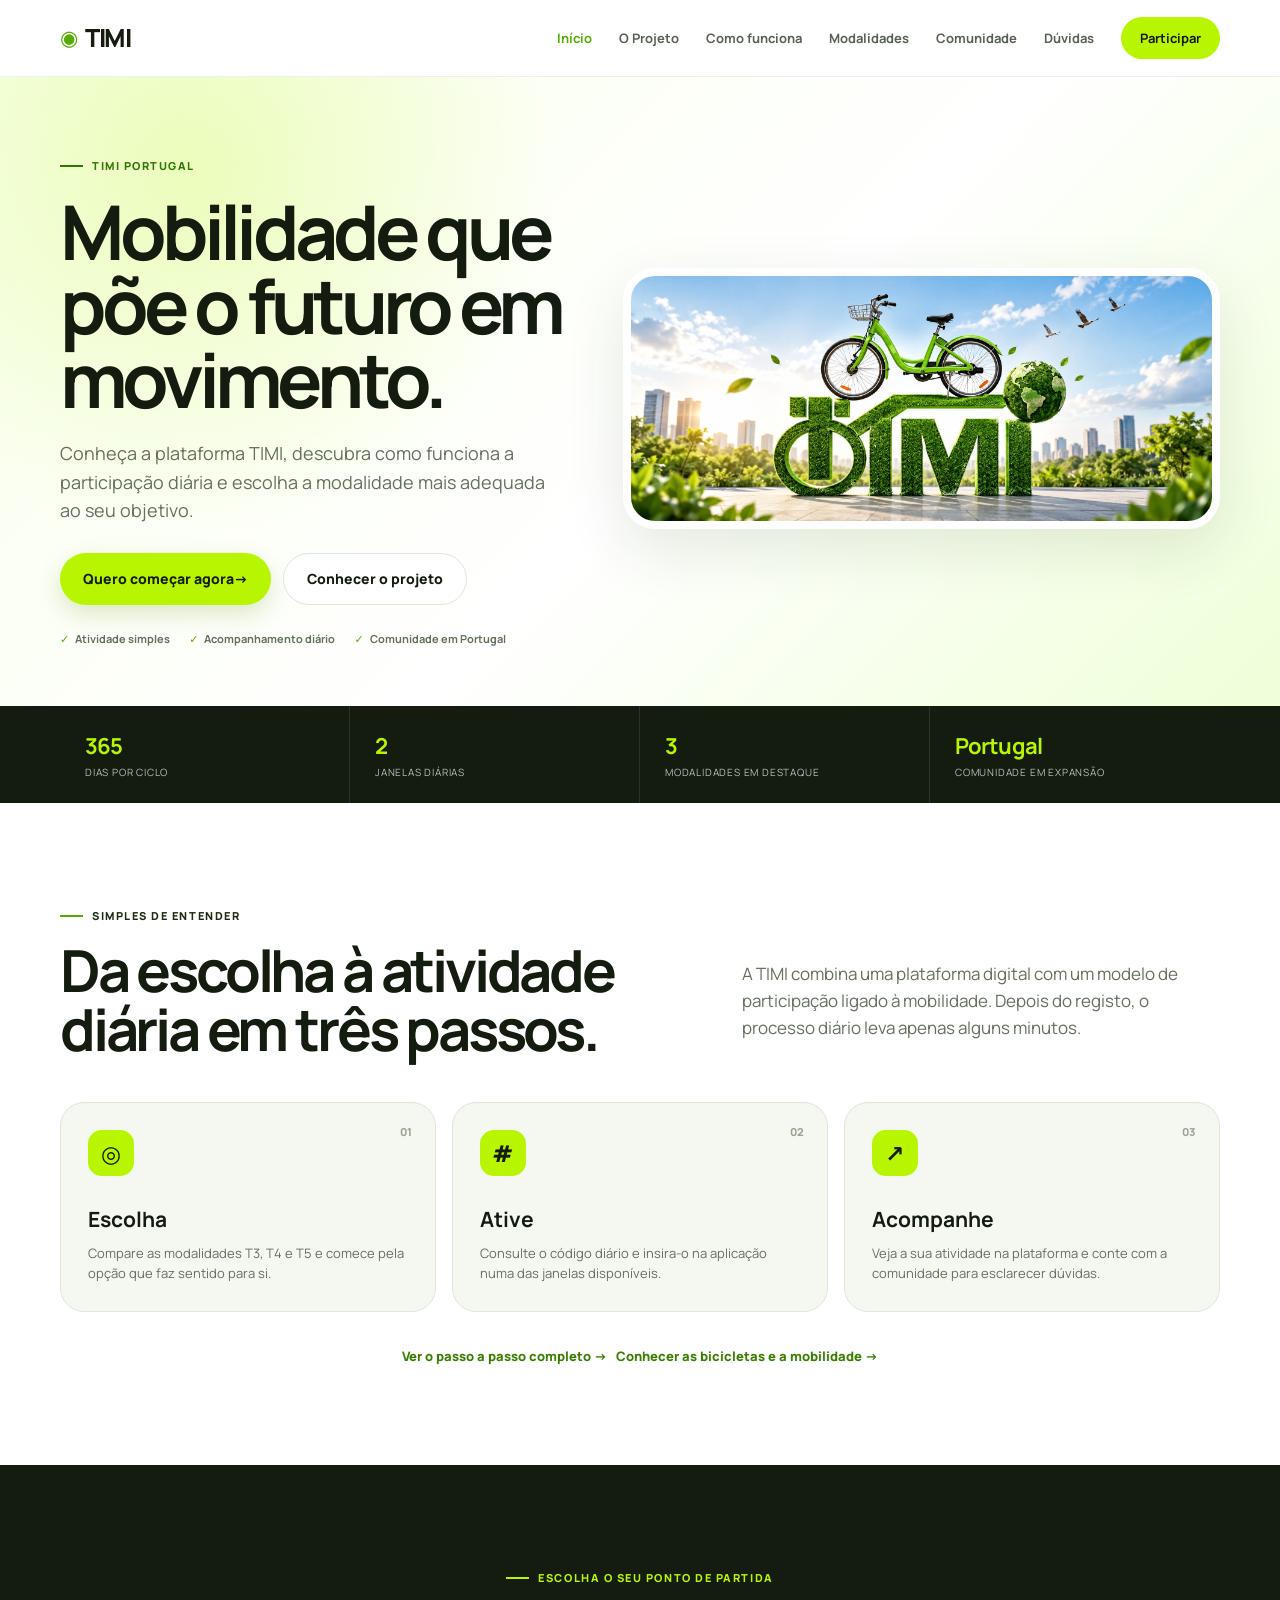
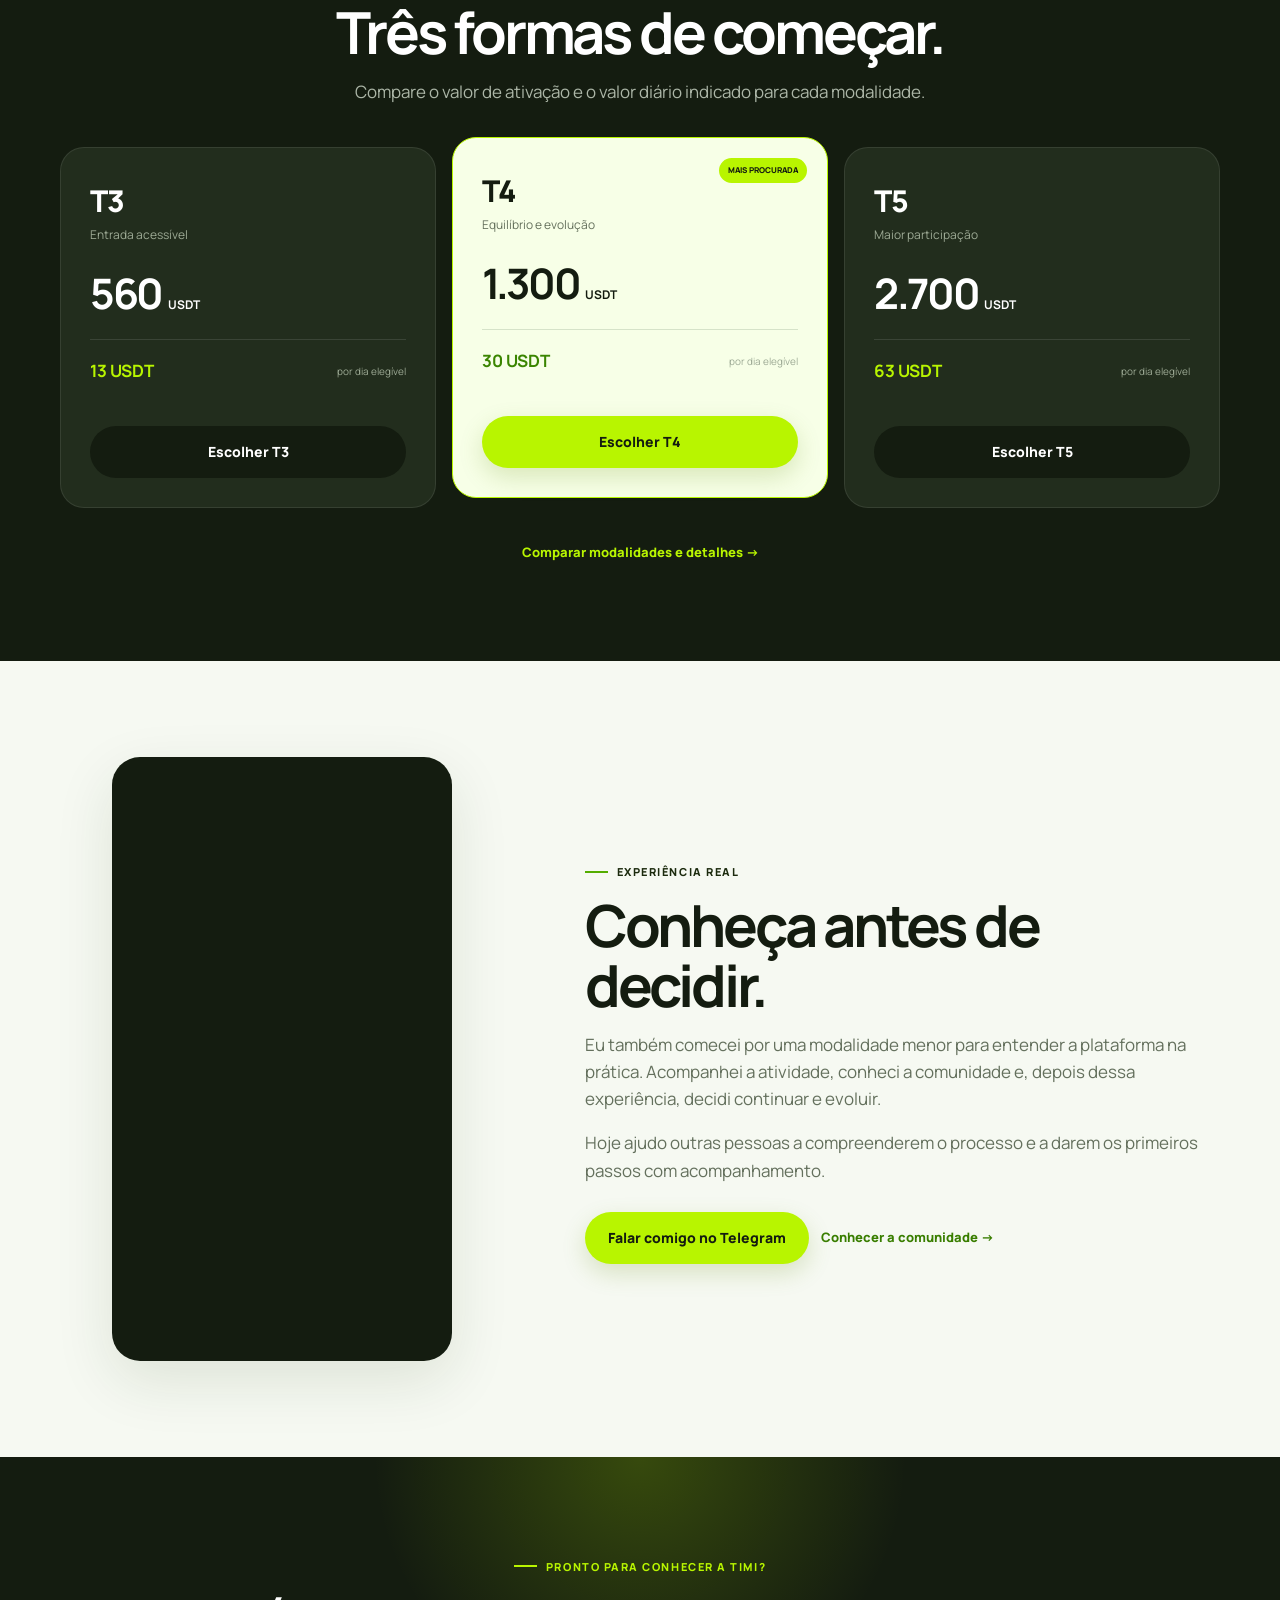
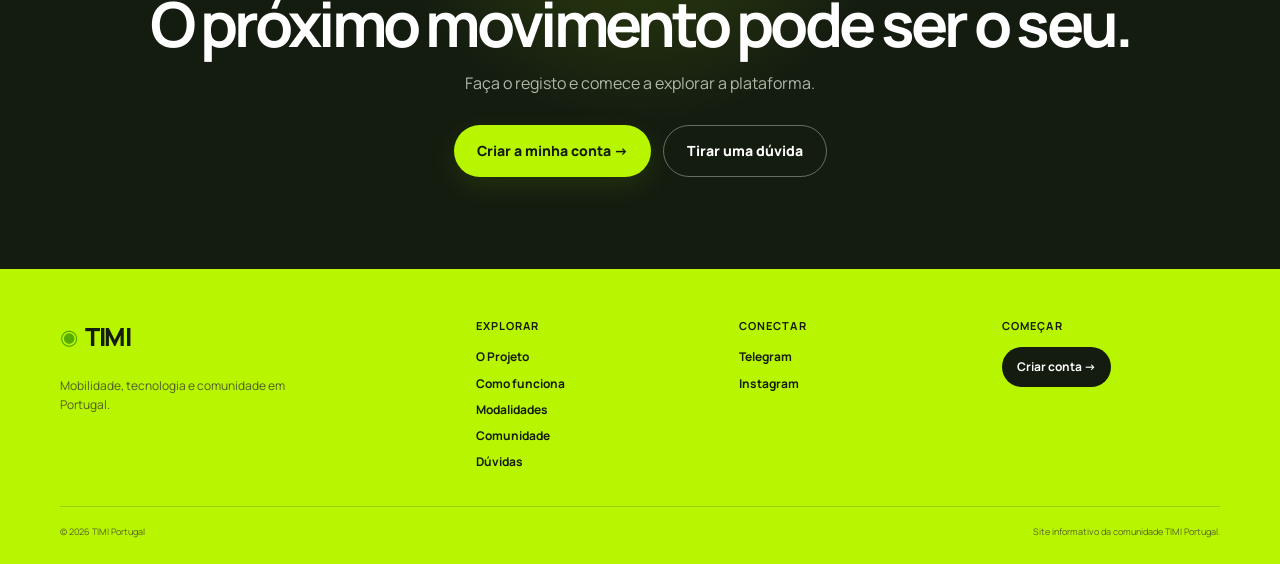
<file: index.html>
<!doctype html>
<html lang="pt-PT">
<head>
  <meta charset="utf-8">
  <meta name="viewport" content="width=device-width, initial-scale=1">
  <meta name="description" content="Conheça a TIMI Portugal: mobilidade partilhada, tecnologia e uma comunidade em crescimento.">
  <meta name="theme-color" content="#b8f500">
  <link rel="canonical" href="https://www.timiportugal.com/">
  <meta property="og:title" content="TIMI Portugal | Mobilidade que gera movimento">
  <meta property="og:description" content="Descubra como funciona a TIMI e escolha a sua modalidade de participação.">
  <meta property="og:image" content="https://www.timiportugal.com/WhatsApp%20Image%202026-09-17%20at%2003.21.39.jpeg">
  <meta property="og:type" content="website">
  <title>TIMI Portugal | Mobilidade que gera movimento</title>
  <link rel="icon" href="favicon.svg" type="image/svg+xml">
  <link rel="stylesheet" href="styles.css">
<!-- Meta Pixel Code -->
<script>
!function(f,b,e,v,n,t,s)
{if(f.fbq)return;n=f.fbq=function(){n.callMethod?
n.callMethod.apply(n,arguments):n.queue.push(arguments)};
if(!f._fbq)f._fbq=n;n.push=n;n.loaded=!0;n.version='2.0';
n.queue=[];t=b.createElement(e);t.async=!0;
t.src=v;s=b.getElementsByTagName(e)[0];
s.parentNode.insertBefore(t,s)}(window, document,'script',
'https://connect.facebook.net/en_US/fbevents.js');
fbq('init', '1104615975298287');
fbq('track', 'PageView');
</script>
<noscript><img height="1" width="1" style="display:none"
src="https://www.facebook.com/tr?id=1104615975298287&ev=PageView&noscript=1"
/></noscript>
<!-- End Meta Pixel Code -->
</head>
<body>
  <header class="site-header" data-header></header>
  <main>
    <section class="hero">
      <div class="container hero-grid">
        <div class="hero-copy reveal">
          <span class="kicker">TIMI PORTUGAL</span>
          <h1>Mobilidade que põe o futuro em movimento.</h1>
          <p>Conheça a plataforma TIMI, descubra como funciona a participação diária e escolha a modalidade mais adequada ao seu objetivo.</p>
          <div class="actions">
            <a class="btn btn-primary" data-affiliate>Quero começar agora <span>→</span></a>
            <a class="btn btn-ghost" href="projeto.html">Conhecer o projeto</a>
          </div>
          <div class="hero-points"><span>Atividade simples</span><span>Acompanhamento diário</span><span>Comunidade em Portugal</span></div>
        </div>
        <div class="hero-visual reveal">
          <img src="WhatsApp Image 2026-09-17 at 03.21.39.jpeg" alt="Bicicleta verde TIMI num cenário urbano sustentável" width="1931" height="814">
        </div>
      </div>
    </section>
    <section class="trust-strip" aria-label="Destaques TIMI"><div class="container trust-grid"><div><b>365</b><span>dias por ciclo</span></div><div><b>2</b><span>janelas diárias</span></div><div><b>3</b><span>modalidades em destaque</span></div><div><b>Portugal</b><span>comunidade em expansão</span></div></div></section>
    <section class="section intro">
      <div class="container split"><div><span class="kicker dark">SIMPLES DE ENTENDER</span><h2>Da escolha à atividade diária em três passos.</h2></div><p class="section-lead">A TIMI combina uma plataforma digital com um modelo de participação ligado à mobilidade. Depois do registo, o processo diário leva apenas alguns minutos.</p></div>
      <div class="container cards steps">
        <article><span>01</span><div class="icon">◎</div><h3>Escolha</h3><p>Compare as modalidades T3, T4 e T5 e comece pela opção que faz sentido para si.</p></article>
        <article><span>02</span><div class="icon">#</div><h3>Ative</h3><p>Consulte o código diário e insira-o na aplicação numa das janelas disponíveis.</p></article>
        <article><span>03</span><div class="icon">↗</div><h3>Acompanhe</h3><p>Veja a sua atividade na plataforma e conte com a comunidade para esclarecer dúvidas.</p></article>
      </div>
      <div class="center-link"><a href="como-funciona.html">Ver o passo a passo completo →</a> &nbsp; <a href="projeto.html">Conhecer as bicicletas e a mobilidade →</a></div>
    </section>
    <section class="section plans-home">
      <div class="container section-title"><span class="kicker">ESCOLHA O SEU PONTO DE PARTIDA</span><h2>Três formas de começar.</h2><p>Compare o valor de ativação e o valor diário indicado para cada modalidade.</p></div>
      <div class="container plan-grid">
        <article class="plan"><span class="plan-name">T3</span><p>Entrada acessível</p><strong>560 <small>USDT</small></strong><div><b>13 USDT</b><span>por dia elegível</span></div><a class="btn btn-dark" data-affiliate>Escolher T3</a></article>
        <article class="plan featured"><span class="popular">MAIS PROCURADA</span><span class="plan-name">T4</span><p>Equilíbrio e evolução</p><strong>1.300 <small>USDT</small></strong><div><b>30 USDT</b><span>por dia elegível</span></div><a class="btn btn-primary" data-affiliate>Escolher T4</a></article>
        <article class="plan"><span class="plan-name">T5</span><p>Maior participação</p><strong>2.700 <small>USDT</small></strong><div><b>63 USDT</b><span>por dia elegível</span></div><a class="btn btn-dark" data-affiliate>Escolher T5</a></article>
      </div>
      <div class="center-link light"><a href="modalidades.html">Comparar modalidades e detalhes →</a></div>
    </section>
    <section class="section story"><div class="container story-grid"><div class="video-card"><iframe src="https://www.youtube-nocookie.com/embed/th4d9tWlXYw" title="Apresentação TIMI Portugal" loading="lazy" allow="accelerometer; autoplay; clipboard-write; encrypted-media; gyroscope; picture-in-picture; web-share" allowfullscreen></iframe></div><div><span class="kicker dark">EXPERIÊNCIA REAL</span><h2>Conheça antes de decidir.</h2><p>Eu também comecei por uma modalidade menor para entender a plataforma na prática. Acompanhei a atividade, conheci a comunidade e, depois dessa experiência, decidi continuar e evoluir.</p><p>Hoje ajudo outras pessoas a compreenderem o processo e a darem os primeiros passos com acompanhamento.</p><div class="actions"><a class="btn btn-primary" data-telegram>Falar comigo no Telegram</a><a class="text-link" href="comunidade.html">Conhecer a comunidade →</a></div></div></div></section>
    <section class="final-cta"><div class="container"><span class="kicker">PRONTO PARA CONHECER A TIMI?</span><h2>O próximo movimento pode ser o seu.</h2><p>Faça o registo e comece a explorar a plataforma.</p><div class="actions centered"><a class="btn btn-primary" data-affiliate>Criar a minha conta →</a><a class="btn btn-outline" data-telegram>Tirar uma dúvida</a></div></div></section>
  </main>
  <footer data-footer></footer>
  <script src="config.js"></script><script src="script.js"></script>
</body>
</html>
</file>
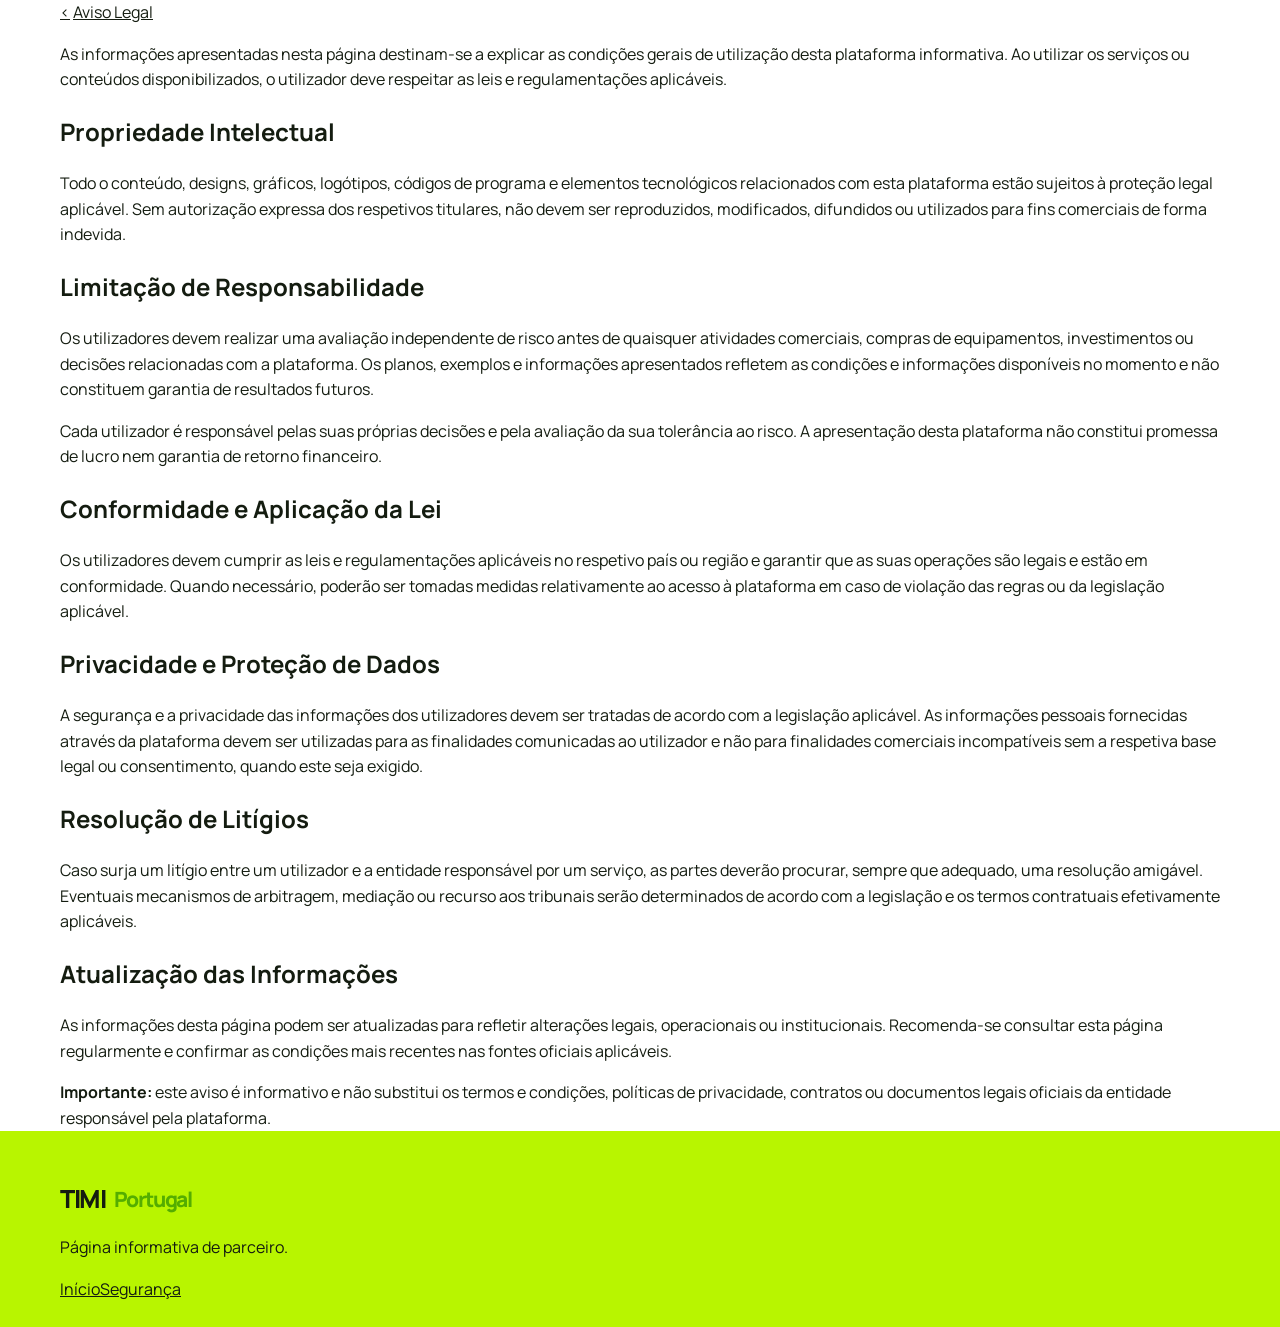
<file: aviso-legal.html>
<!doctype html>
<html lang="pt-PT">
<head>
  <meta charset="utf-8">
  <meta name="viewport" content="width=device-width, initial-scale=1">
  <meta name="description" content="Aviso Legal — TIMI Portugal.">
  <meta name="theme-color" content="#0b0d10">
  <title>Aviso Legal | TIMI Portugal</title>
  <link rel="stylesheet" href="styles.css">
<!-- Meta Pixel Code -->
<script>
!function(f,b,e,v,n,t,s){if(f.fbq)return;n=f.fbq=function(){n.callMethod?n.callMethod.apply(n,arguments):n.queue.push(arguments)};if(!f._fbq)f._fbq=n;n.push=n;n.loaded=!0;n.version='2.0';n.queue=[];t=b.createElement(e);t.async=!0;t.src=v;s=b.getElementsByTagName(e)[0];s.parentNode.insertBefore(t,s)}(window,document,'script','https://connect.facebook.net/en_US/fbevents.js');
fbq('init','1104615975298287');
fbq('track','PageView');
</script>
<noscript><img height="1" width="1" style="display:none" src="https://www.facebook.com/tr?id=1104615975298287&ev=PageView&noscript=1"/></noscript>
<!-- End Meta Pixel Code -->
</head>
<body class="legal-page">
  <header class="legal-header">
    <div class="container legal-nav">
      <a class="back-link" href="index.html" aria-label="Voltar">‹</a>
      <a class="legal-title" href="index.html">Aviso Legal</a>
      <span class="legal-spacer" aria-hidden="true"></span>
    </div>
  </header>

  <main class="legal-main">
    <div class="container legal-container">
      <div class="legal-card">
        <p>As informações apresentadas nesta página destinam-se a explicar as condições gerais de utilização desta plataforma informativa. Ao utilizar os serviços ou conteúdos disponibilizados, o utilizador deve respeitar as leis e regulamentações aplicáveis.</p>

        <h2>Propriedade Intelectual</h2>
        <p>Todo o conteúdo, designs, gráficos, logótipos, códigos de programa e elementos tecnológicos relacionados com esta plataforma estão sujeitos à proteção legal aplicável. Sem autorização expressa dos respetivos titulares, não devem ser reproduzidos, modificados, difundidos ou utilizados para fins comerciais de forma indevida.</p>

        <h2>Limitação de Responsabilidade</h2>
        <p>Os utilizadores devem realizar uma avaliação independente de risco antes de quaisquer atividades comerciais, compras de equipamentos, investimentos ou decisões relacionadas com a plataforma. Os planos, exemplos e informações apresentados refletem as condições e informações disponíveis no momento e não constituem garantia de resultados futuros.</p>
        <p>Cada utilizador é responsável pelas suas próprias decisões e pela avaliação da sua tolerância ao risco. A apresentação desta plataforma não constitui promessa de lucro nem garantia de retorno financeiro.</p>

        <h2>Conformidade e Aplicação da Lei</h2>
        <p>Os utilizadores devem cumprir as leis e regulamentações aplicáveis no respetivo país ou região e garantir que as suas operações são legais e estão em conformidade. Quando necessário, poderão ser tomadas medidas relativamente ao acesso à plataforma em caso de violação das regras ou da legislação aplicável.</p>

        <h2>Privacidade e Proteção de Dados</h2>
        <p>A segurança e a privacidade das informações dos utilizadores devem ser tratadas de acordo com a legislação aplicável. As informações pessoais fornecidas através da plataforma devem ser utilizadas para as finalidades comunicadas ao utilizador e não para finalidades comerciais incompatíveis sem a respetiva base legal ou consentimento, quando este seja exigido.</p>

        <h2>Resolução de Litígios</h2>
        <p>Caso surja um litígio entre um utilizador e a entidade responsável por um serviço, as partes deverão procurar, sempre que adequado, uma resolução amigável. Eventuais mecanismos de arbitragem, mediação ou recurso aos tribunais serão determinados de acordo com a legislação e os termos contratuais efetivamente aplicáveis.</p>

        <h2>Atualização das Informações</h2>
        <p>As informações desta página podem ser atualizadas para refletir alterações legais, operacionais ou institucionais. Recomenda-se consultar esta página regularmente e confirmar as condições mais recentes nas fontes oficiais aplicáveis.</p>

        <div class="legal-note"><strong>Importante:</strong> este aviso é informativo e não substitui os termos e condições, políticas de privacidade, contratos ou documentos legais oficiais da entidade responsável pela plataforma.</div>
      </div>
    </div>
  </main>

  <footer class="footer legal-footer">
    <div class="container footer-inner">
      <div><div class="brand">TIMI<span>Portugal</span></div><p>Página informativa de parceiro.</p></div>
      <div class="footer-actions"><a href="index.html">Início</a><a href="guia-seguranca.html">Segurança</a></div>
    </div>
  </footer>
</body>
</html>
</file>
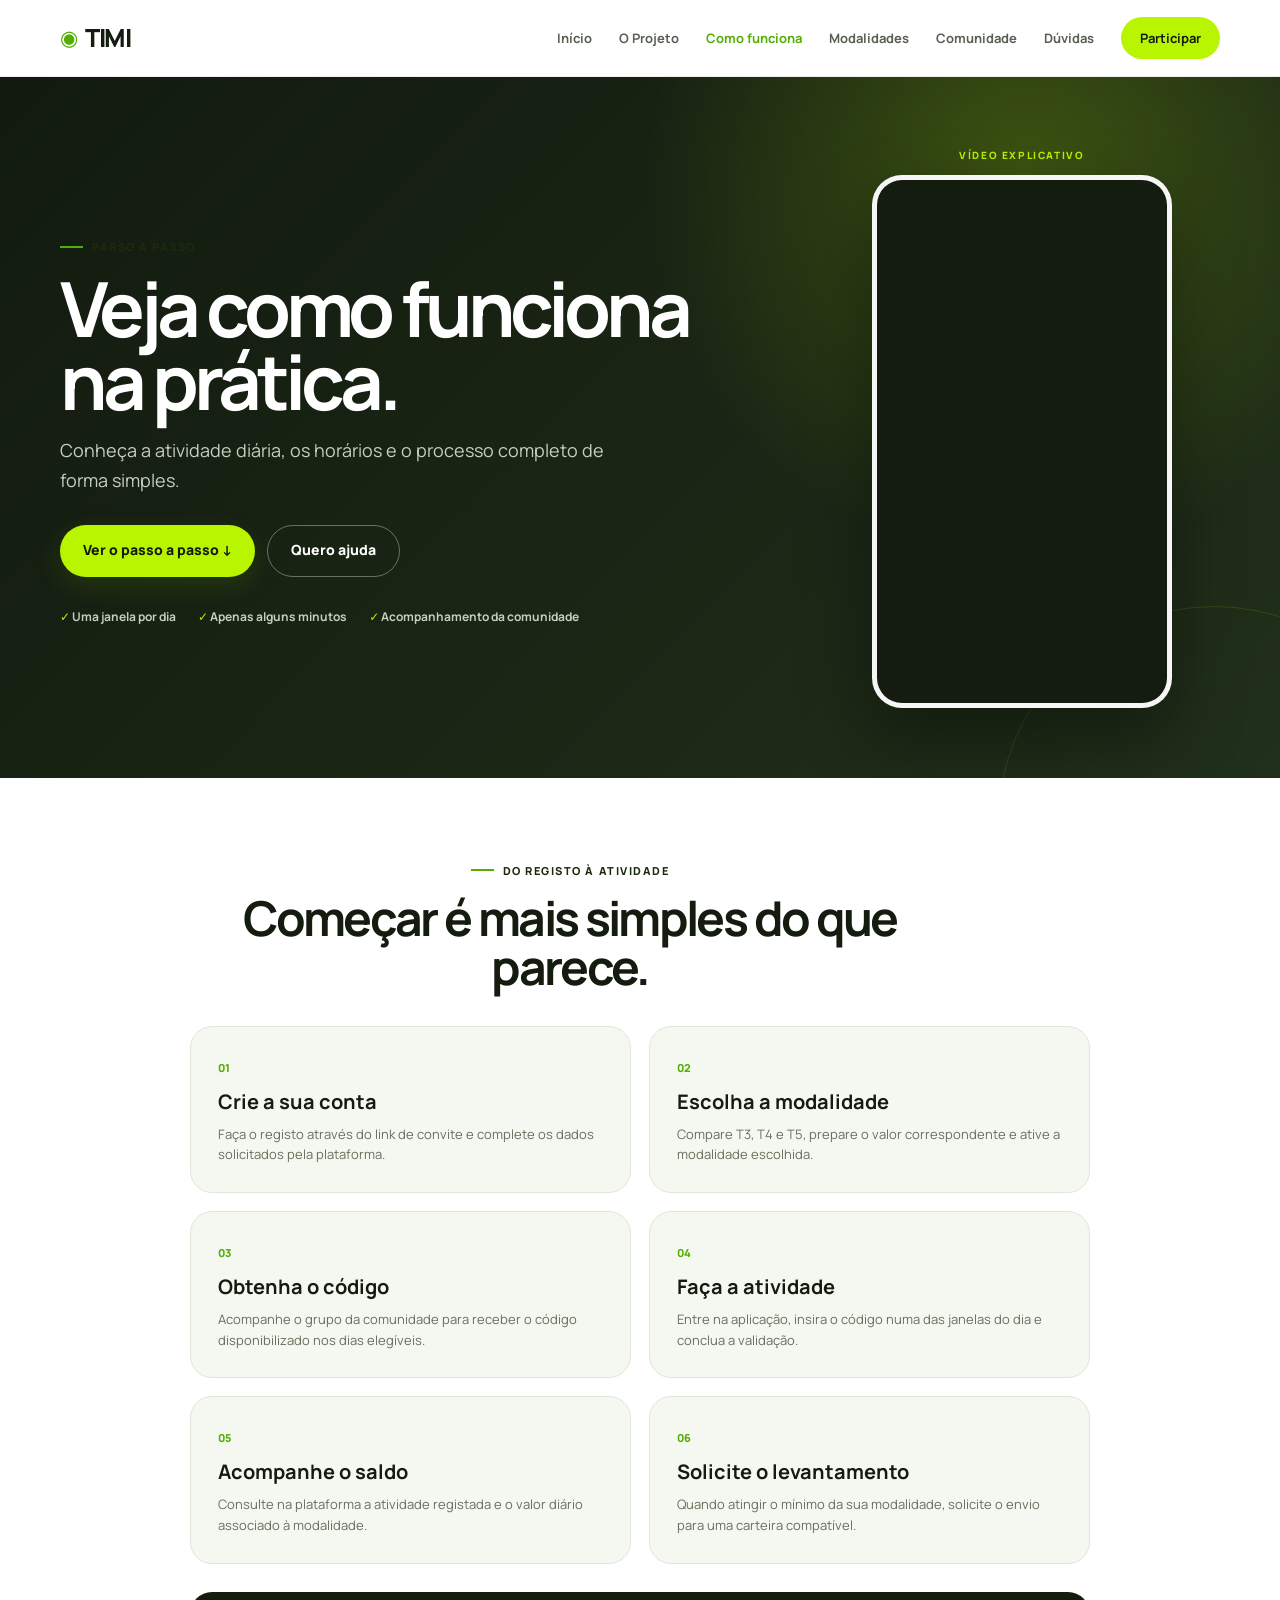
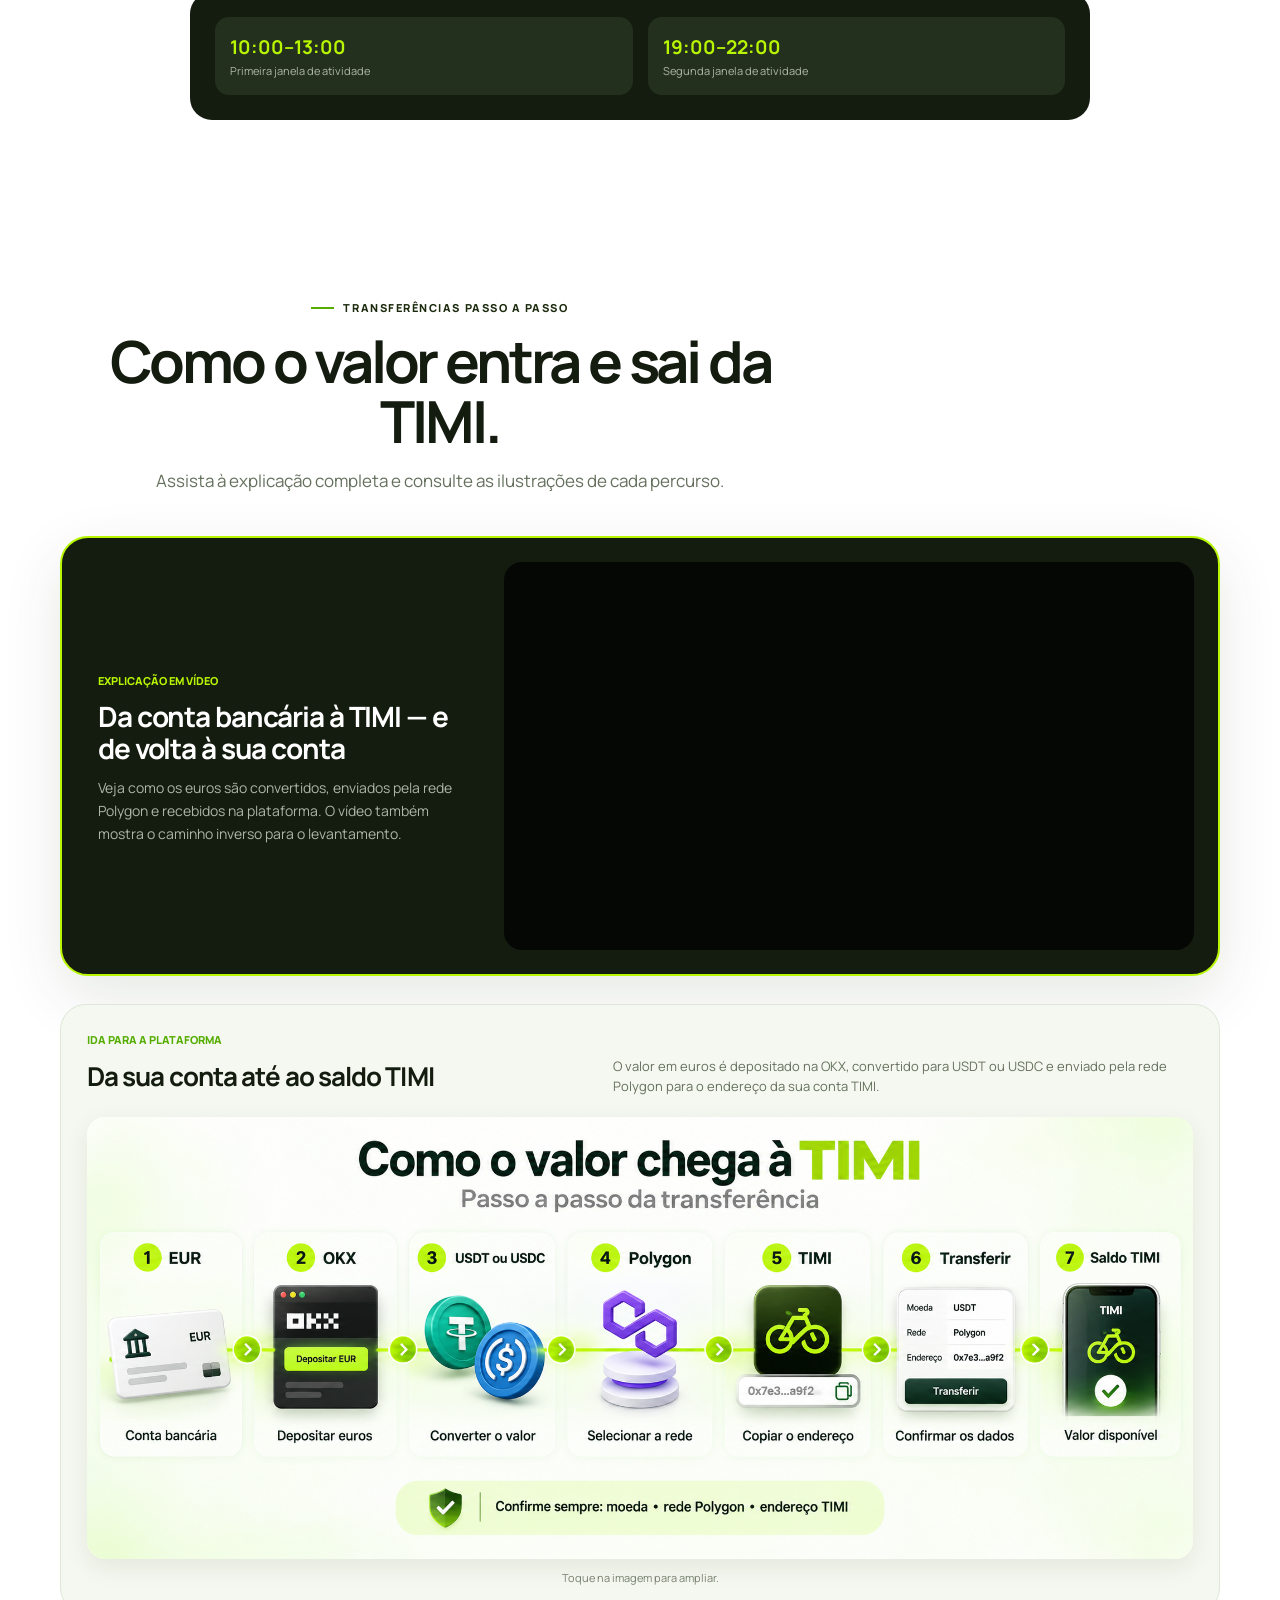
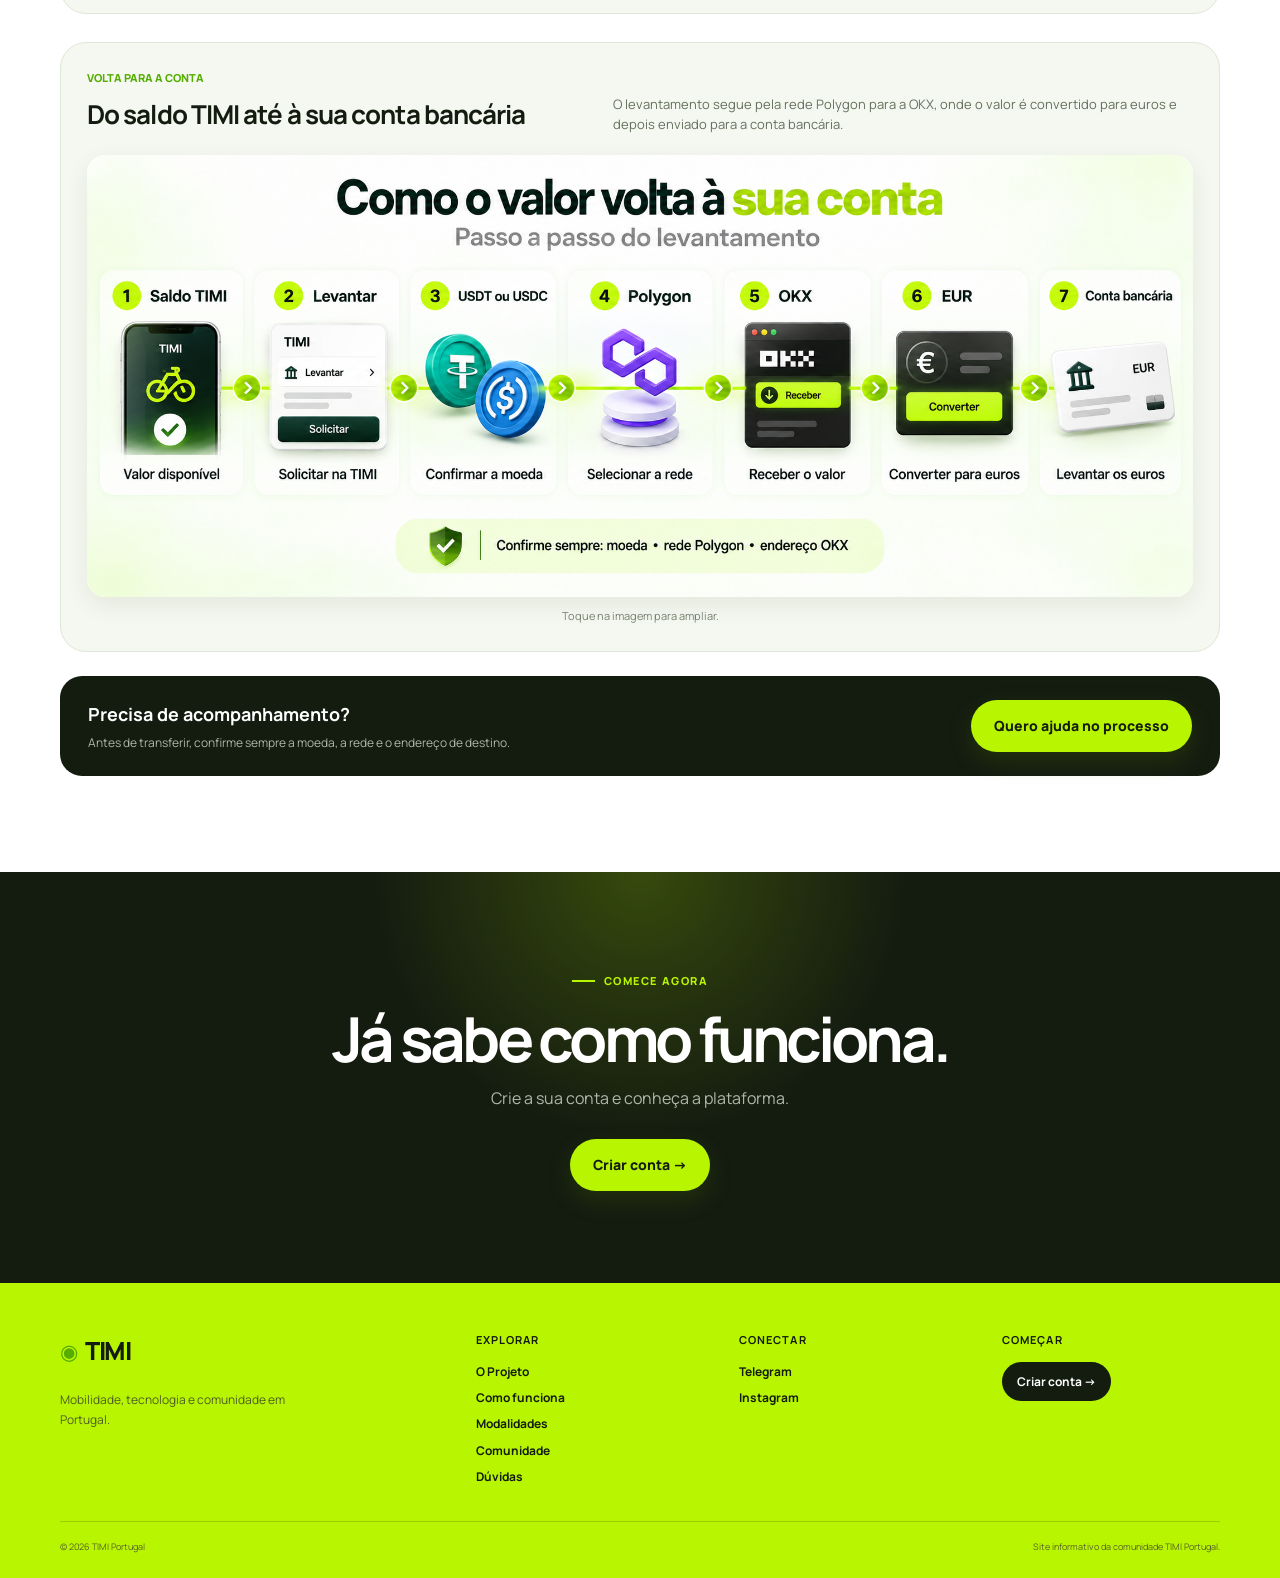
<file: como-funciona.html>
<!doctype html><html lang="pt-PT"><head><meta charset="utf-8"><meta name="viewport" content="width=device-width,initial-scale=1"><meta name="description" content="Entenda passo a passo como funciona a participação diária na TIMI."><title>Como funciona | TIMI Portugal</title><link rel="icon" href="favicon.svg" type="image/svg+xml"><link rel="stylesheet" href="styles.css"><!-- Meta Pixel Code -->
<script>
!function(f,b,e,v,n,t,s)
{if(f.fbq)return;n=f.fbq=function(){n.callMethod?
n.callMethod.apply(n,arguments):n.queue.push(arguments)};
if(!f._fbq)f._fbq=n;n.push=n;n.loaded=!0;n.version='2.0';
n.queue=[];t=b.createElement(e);t.async=!0;
t.src=v;s=b.getElementsByTagName(e)[0];
s.parentNode.insertBefore(t,s)}(window, document,'script',
'https://connect.facebook.net/en_US/fbevents.js');
fbq('init', '1104615975298287');
fbq('track', 'PageView');
</script>
<noscript><img height="1" width="1" style="display:none"
src="https://www.facebook.com/tr?id=1104615975298287&ev=PageView&noscript=1"
/></noscript>
<!-- End Meta Pixel Code -->
</head><body><header class="site-header" data-header></header><main>
<section class="how-hero"><div class="container how-hero-grid"><div class="how-hero-copy reveal"><span class="kicker">PASSO A PASSO</span><h1>Veja como funciona na prática.</h1><p>Conheça a atividade diária, os horários e o processo completo de forma simples.</p><div class="actions"><a class="btn btn-primary" href="#passo-a-passo">Ver o passo a passo ↓</a><a class="btn btn-outline" data-telegram>Quero ajuda</a></div><div class="how-hero-points"><span>✓ Uma janela por dia</span><span>✓ Apenas alguns minutos</span><span>✓ Acompanhamento da comunidade</span></div></div><div class="how-hero-video reveal"><span class="video-label">VÍDEO EXPLICATIVO</span><div class="video-card"><iframe src="https://www.youtube-nocookie.com/embed/xehlUP11U7I" title="Como funciona a atividade diária TIMI" loading="eager" allow="accelerometer; autoplay; clipboard-write; encrypted-media; gyroscope; picture-in-picture; web-share" allowfullscreen></iframe></div></div></div></section>
<section class="page-content" id="passo-a-passo"><div class="container content-narrow"><div class="section-title how-steps-title"><span class="kicker dark">DO REGISTO À ATIVIDADE</span><h2>Começar é mais simples do que parece.</h2></div><div class="content-grid">
<article class="info-card"><span class="number">01</span><h3>Crie a sua conta</h3><p>Faça o registo através do link de convite e complete os dados solicitados pela plataforma.</p></article>
<article class="info-card"><span class="number">02</span><h3>Escolha a modalidade</h3><p>Compare T3, T4 e T5, prepare o valor correspondente e ative a modalidade escolhida.</p></article>
<article class="info-card"><span class="number">03</span><h3>Obtenha o código</h3><p>Acompanhe o grupo da comunidade para receber o código disponibilizado nos dias elegíveis.</p></article>
<article class="info-card"><span class="number">04</span><h3>Faça a atividade</h3><p>Entre na aplicação, insira o código numa das janelas do dia e conclua a validação.</p></article>
<article class="info-card"><span class="number">05</span><h3>Acompanhe o saldo</h3><p>Consulte na plataforma a atividade registada e o valor diário associado à modalidade.</p></article>
<article class="info-card"><span class="number">06</span><h3>Solicite o levantamento</h3><p>Quando atingir o mínimo da sua modalidade, solicite o envio para uma carteira compatível.</p></article>
</div><div class="schedule"><div><b>10:00–13:00</b><span>Primeira janela de atividade</span></div><div><b>19:00–22:00</b><span>Segunda janela de atividade</span></div></div></div></section>
<section class="section money-flow"><div class="container"><div class="section-title"><span class="kicker dark">TRANSFERÊNCIAS PASSO A PASSO</span><h2>Como o valor entra e sai da TIMI.</h2><p>Assista à explicação completa e consulte as ilustrações de cada percurso.</p></div><div class="money-flow-video"><div class="money-flow-video-copy"><span class="number">EXPLICAÇÃO EM VÍDEO</span><h3>Da conta bancária à TIMI — e de volta à sua conta</h3><p>Veja como os euros são convertidos, enviados pela rede Polygon e recebidos na plataforma. O vídeo também mostra o caminho inverso para o levantamento.</p></div><div class="money-flow-player"><iframe src="https://www.youtube-nocookie.com/embed/jV32BsMUkNs" title="Como enviar dinheiro para a TIMI e voltar para a conta bancária" loading="lazy" allow="accelerometer; autoplay; clipboard-write; encrypted-media; gyroscope; picture-in-picture; web-share" referrerpolicy="strict-origin-when-cross-origin" allowfullscreen></iframe></div></div><div class="money-flow-list"><figure><figcaption><span class="number">IDA PARA A PLATAFORMA</span><h3>Da sua conta até ao saldo TIMI</h3><p>O valor em euros é depositado na OKX, convertido para USDT ou USDC e enviado pela rede Polygon para o endereço da sua conta TIMI.</p></figcaption><a href="file_0000000030dc81f496199cb3916d3565.png" target="_blank" rel="noopener" aria-label="Ampliar ilustração de transferência para a TIMI"><img src="file_0000000030dc81f496199cb3916d3565.png" alt="Passo a passo: conta bancária, OKX, USDT ou USDC, rede Polygon e saldo TIMI" loading="lazy" width="1983" height="793"></a><small>Toque na imagem para ampliar.</small></figure><figure><figcaption><span class="number">VOLTA PARA A CONTA</span><h3>Do saldo TIMI até à sua conta bancária</h3><p>O levantamento segue pela rede Polygon para a OKX, onde o valor é convertido para euros e depois enviado para a conta bancária.</p></figcaption><a href="file_00000000afb481f48a329b90e10dfa0f.png" target="_blank" rel="noopener" aria-label="Ampliar ilustração de levantamento da TIMI"><img src="file_00000000afb481f48a329b90e10dfa0f.png" alt="Passo a passo: saldo TIMI, levantamento, USDT ou USDC, rede Polygon, OKX, euros e conta bancária" loading="lazy" width="1983" height="793"></a><small>Toque na imagem para ampliar.</small></figure></div><div class="flow-help"><div><b>Precisa de acompanhamento?</b><span>Antes de transferir, confirme sempre a moeda, a rede e o endereço de destino.</span></div><a class="btn btn-primary" data-telegram>Quero ajuda no processo</a></div></div></section>
<section class="final-cta"><div class="container"><span class="kicker">COMECE AGORA</span><h2>Já sabe como funciona.</h2><p>Crie a sua conta e conheça a plataforma.</p><div class="actions centered"><a class="btn btn-primary" data-affiliate>Criar conta →</a></div></div></section></main><footer data-footer></footer><script src="config.js"></script><script src="script.js"></script></body></html>
</file>
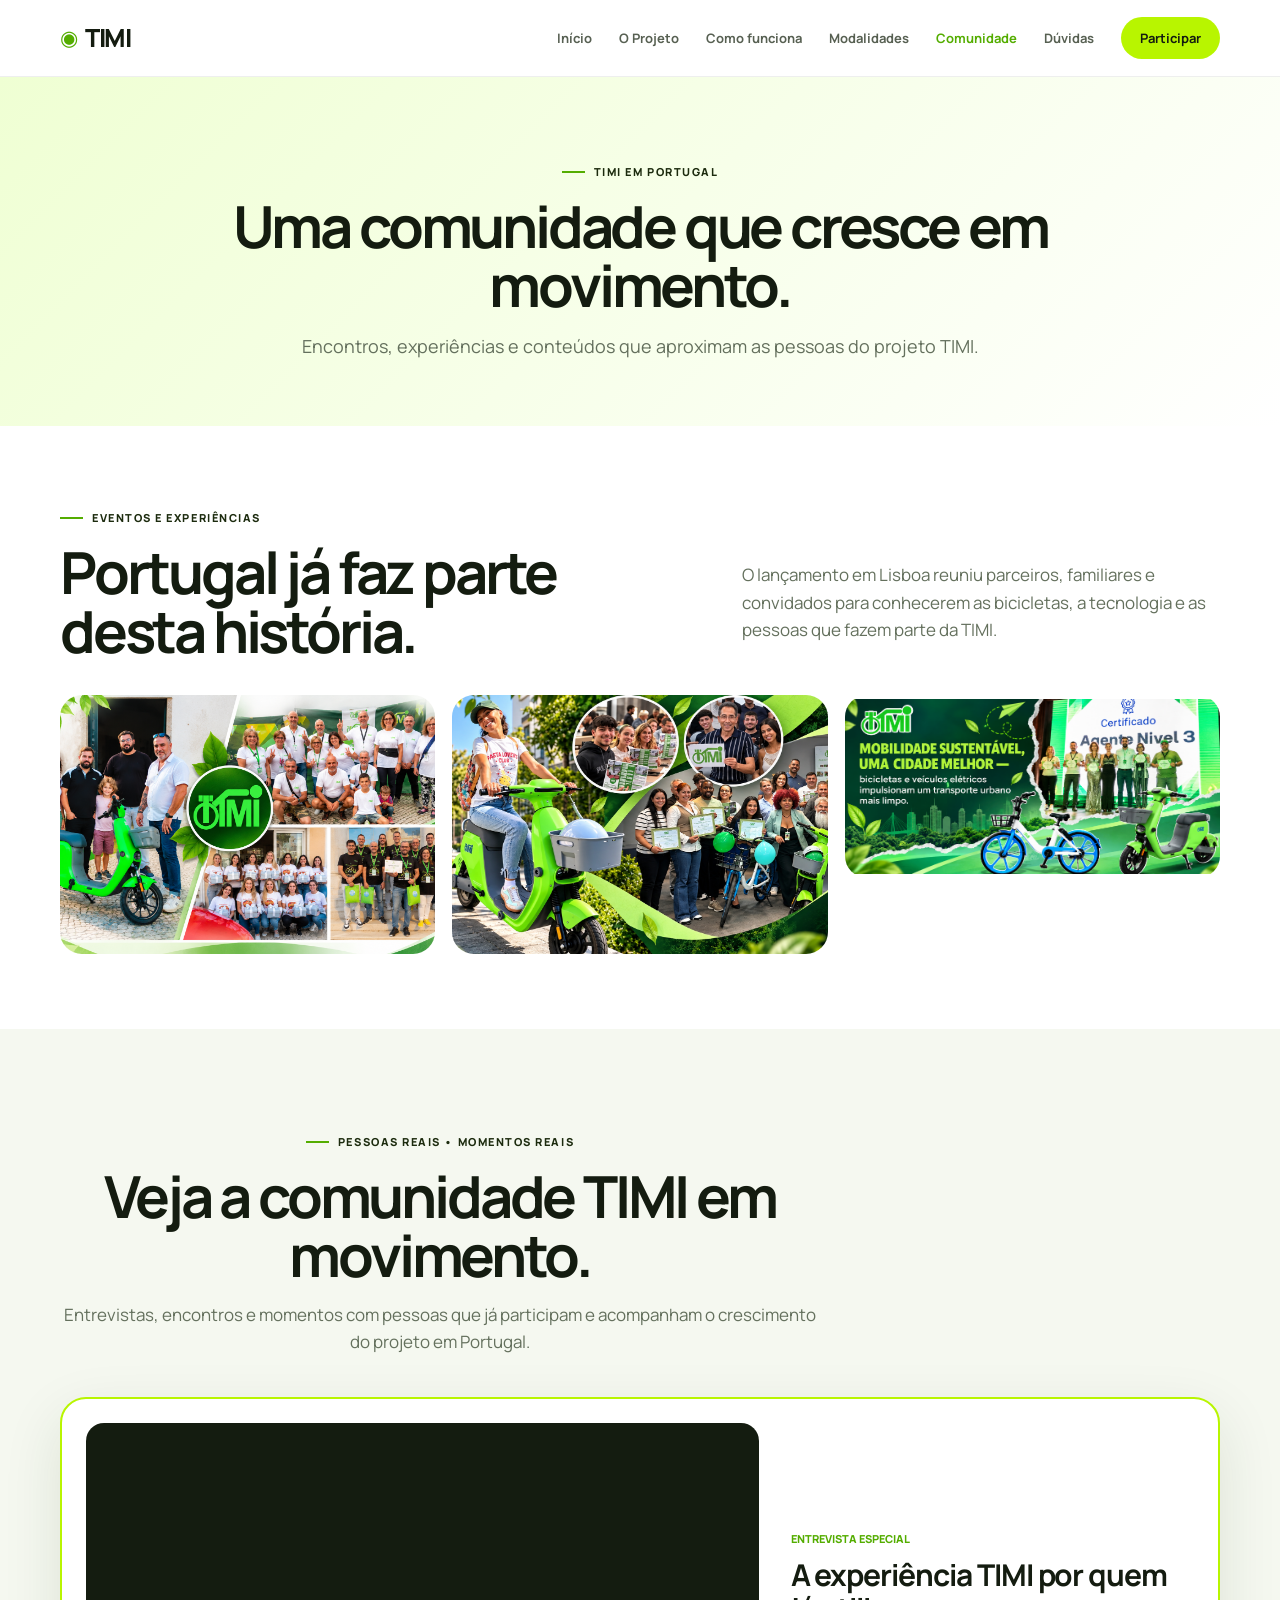
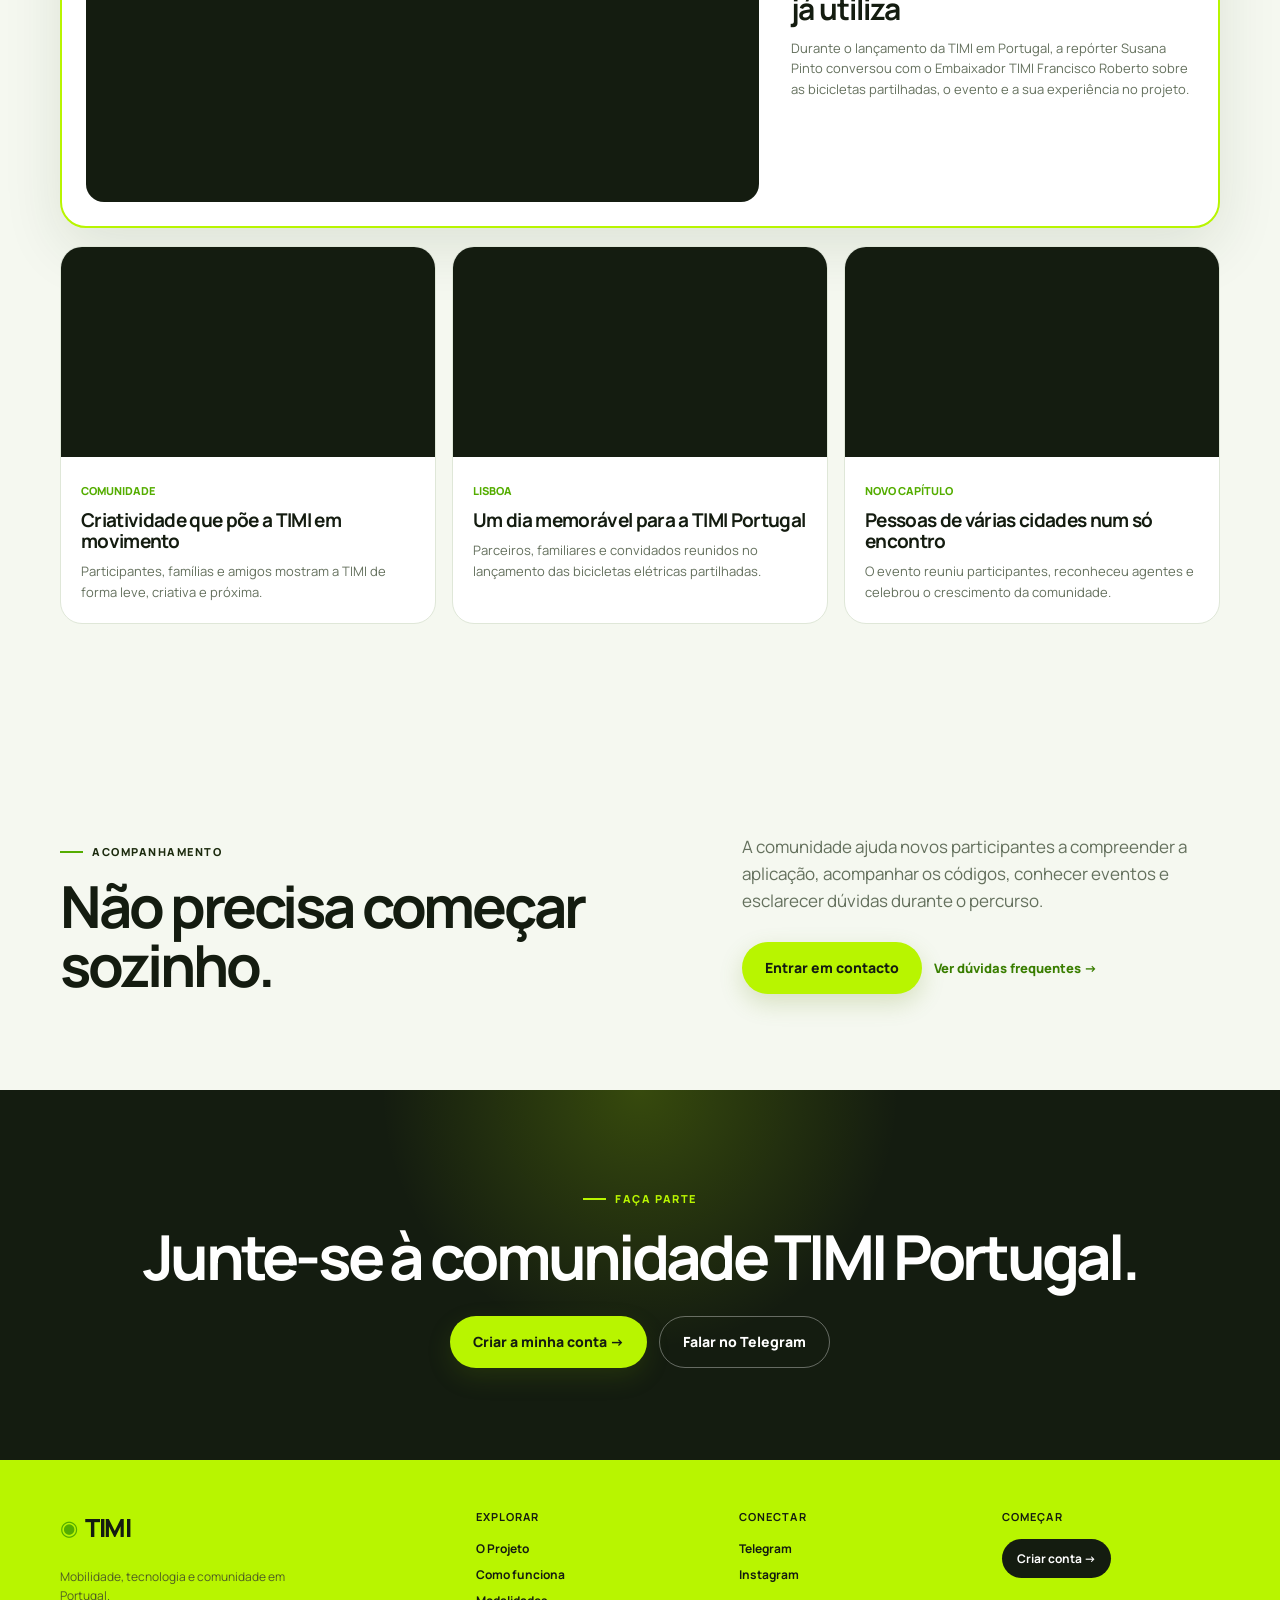
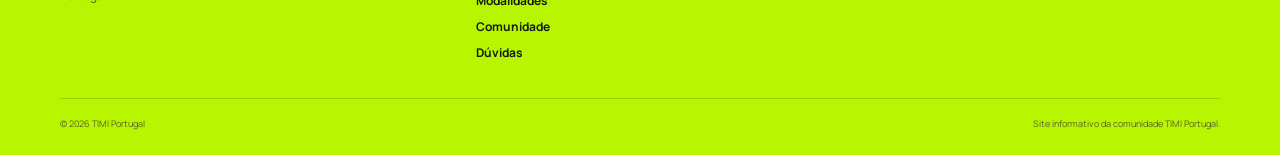
<file: comunidade.html>
<!doctype html><html lang="pt-PT"><head><meta charset="utf-8"><meta name="viewport" content="width=device-width,initial-scale=1"><meta name="description" content="Conheça a comunidade e os eventos TIMI em Portugal."><title>Comunidade | TIMI Portugal</title><link rel="icon" href="favicon.svg" type="image/svg+xml"><link rel="stylesheet" href="styles.css"><!-- Meta Pixel Code -->
<script>
!function(f,b,e,v,n,t,s)
{if(f.fbq)return;n=f.fbq=function(){n.callMethod?
n.callMethod.apply(n,arguments):n.queue.push(arguments)};
if(!f._fbq)f._fbq=n;n.push=n;n.loaded=!0;n.version='2.0';
n.queue=[];t=b.createElement(e);t.async=!0;
t.src=v;s=b.getElementsByTagName(e)[0];
s.parentNode.insertBefore(t,s)}(window, document,'script',
'https://connect.facebook.net/en_US/fbevents.js');
fbq('init', '1104615975298287');
fbq('track', 'PageView');
</script>
<noscript><img height="1" width="1" style="display:none"
src="https://www.facebook.com/tr?id=1104615975298287&ev=PageView&noscript=1"
/></noscript>
<!-- End Meta Pixel Code -->
</head><body><header class="site-header" data-header></header><main>
<section class="page-hero"><div class="container"><span class="kicker dark">TIMI EM PORTUGAL</span><h1>Uma comunidade que cresce em movimento.</h1><p>Encontros, experiências e conteúdos que aproximam as pessoas do projeto TIMI.</p></div></section>
<section class="page-content"><div class="container"><div class="split"><div><span class="kicker dark">EVENTOS E EXPERIÊNCIAS</span><h2>Portugal já faz parte desta história.</h2></div><p class="section-lead">O lançamento em Lisboa reuniu parceiros, familiares e convidados para conhecerem as bicicletas, a tecnologia e as pessoas que fazem parte da TIMI.</p></div><div class="gallery-grid community-gallery"><img src="file_00000000871481f4b2a3e6d1f5cd6c7f.png" alt="Evento da comunidade TIMI em Portugal" loading="lazy"><img src="file_0000000089648210b41680822cf8dc1c.png" alt="Participantes e bicicletas TIMI" loading="lazy"><img class="community-image-full" src="file_00000000a04c8243a1b56f26a8389b13.png" alt="Mobilidade sustentável e participantes TIMI" loading="lazy"></div></div></section>
<section class="section community-videos"><div class="container"><div class="section-title"><span class="kicker dark">PESSOAS REAIS • MOMENTOS REAIS</span><h2>Veja a comunidade TIMI em movimento.</h2><p>Entrevistas, encontros e momentos com pessoas que já participam e acompanham o crescimento do projeto em Portugal.</p></div><article class="video-social-feature"><div class="video-social-player"><iframe src="https://www.youtube-nocookie.com/embed/QMu3hg2w_8w?rel=0" title="Entrevista sobre a experiência TIMI" loading="lazy" allow="accelerometer; autoplay; clipboard-write; encrypted-media; gyroscope; picture-in-picture; web-share" referrerpolicy="strict-origin-when-cross-origin" allowfullscreen></iframe></div><div><span class="number">ENTREVISTA ESPECIAL</span><h3>A experiência TIMI por quem já utiliza</h3><p>Durante o lançamento da TIMI em Portugal, a repórter Susana Pinto conversou com o Embaixador TIMI Francisco Roberto sobre as bicicletas partilhadas, o evento e a sua experiência no projeto.</p></div></article><div class="video-social-grid"><article><div class="video-social-player"><iframe src="https://www.youtube-nocookie.com/embed/KXUMbNIgTqU?rel=0" title="Participantes criam conteúdos TIMI" loading="lazy" allow="accelerometer; autoplay; clipboard-write; encrypted-media; gyroscope; picture-in-picture; web-share" referrerpolicy="strict-origin-when-cross-origin" allowfullscreen></iframe></div><div class="video-social-copy"><span class="number">COMUNIDADE</span><h3>Criatividade que põe a TIMI em movimento</h3><p>Participantes, famílias e amigos mostram a TIMI de forma leve, criativa e próxima.</p></div></article><article><div class="video-social-player"><iframe src="https://www.youtube-nocookie.com/embed/ISsFWPg50gg?rel=0" title="Evento de lançamento TIMI em Lisboa" loading="lazy" allow="accelerometer; autoplay; clipboard-write; encrypted-media; gyroscope; picture-in-picture; web-share" referrerpolicy="strict-origin-when-cross-origin" allowfullscreen></iframe></div><div class="video-social-copy"><span class="number">LISBOA</span><h3>Um dia memorável para a TIMI Portugal</h3><p>Parceiros, familiares e convidados reunidos no lançamento das bicicletas elétricas partilhadas.</p></div></article><article><div class="video-social-player"><iframe src="https://www.youtube-nocookie.com/embed/UBKWfs0cdA8?rel=0" title="Comunidade TIMI reunida em Lisboa" loading="lazy" allow="accelerometer; autoplay; clipboard-write; encrypted-media; gyroscope; picture-in-picture; web-share" referrerpolicy="strict-origin-when-cross-origin" allowfullscreen></iframe></div><div class="video-social-copy"><span class="number">NOVO CAPÍTULO</span><h3>Pessoas de várias cidades num só encontro</h3><p>O evento reuniu participantes, reconheceu agentes e celebrou o crescimento da comunidade.</p></div></article></div></div></section>
<section class="section detail-plans"><div class="container split"><div><span class="kicker dark">ACOMPANHAMENTO</span><h2>Não precisa começar sozinho.</h2></div><div><p class="section-lead">A comunidade ajuda novos participantes a compreender a aplicação, acompanhar os códigos, conhecer eventos e esclarecer dúvidas durante o percurso.</p><div class="actions"><a class="btn btn-primary" data-telegram>Entrar em contacto</a><a class="text-link" href="faq.html">Ver dúvidas frequentes →</a></div></div></div></section>
<section class="final-cta"><div class="container"><span class="kicker">FAÇA PARTE</span><h2>Junte-se à comunidade TIMI Portugal.</h2><div class="actions centered"><a class="btn btn-primary" data-affiliate>Criar a minha conta →</a><a class="btn btn-outline" data-telegram>Falar no Telegram</a></div></div></section></main><footer data-footer></footer><script src="config.js"></script><script src="script.js"></script></body></html>
</file>
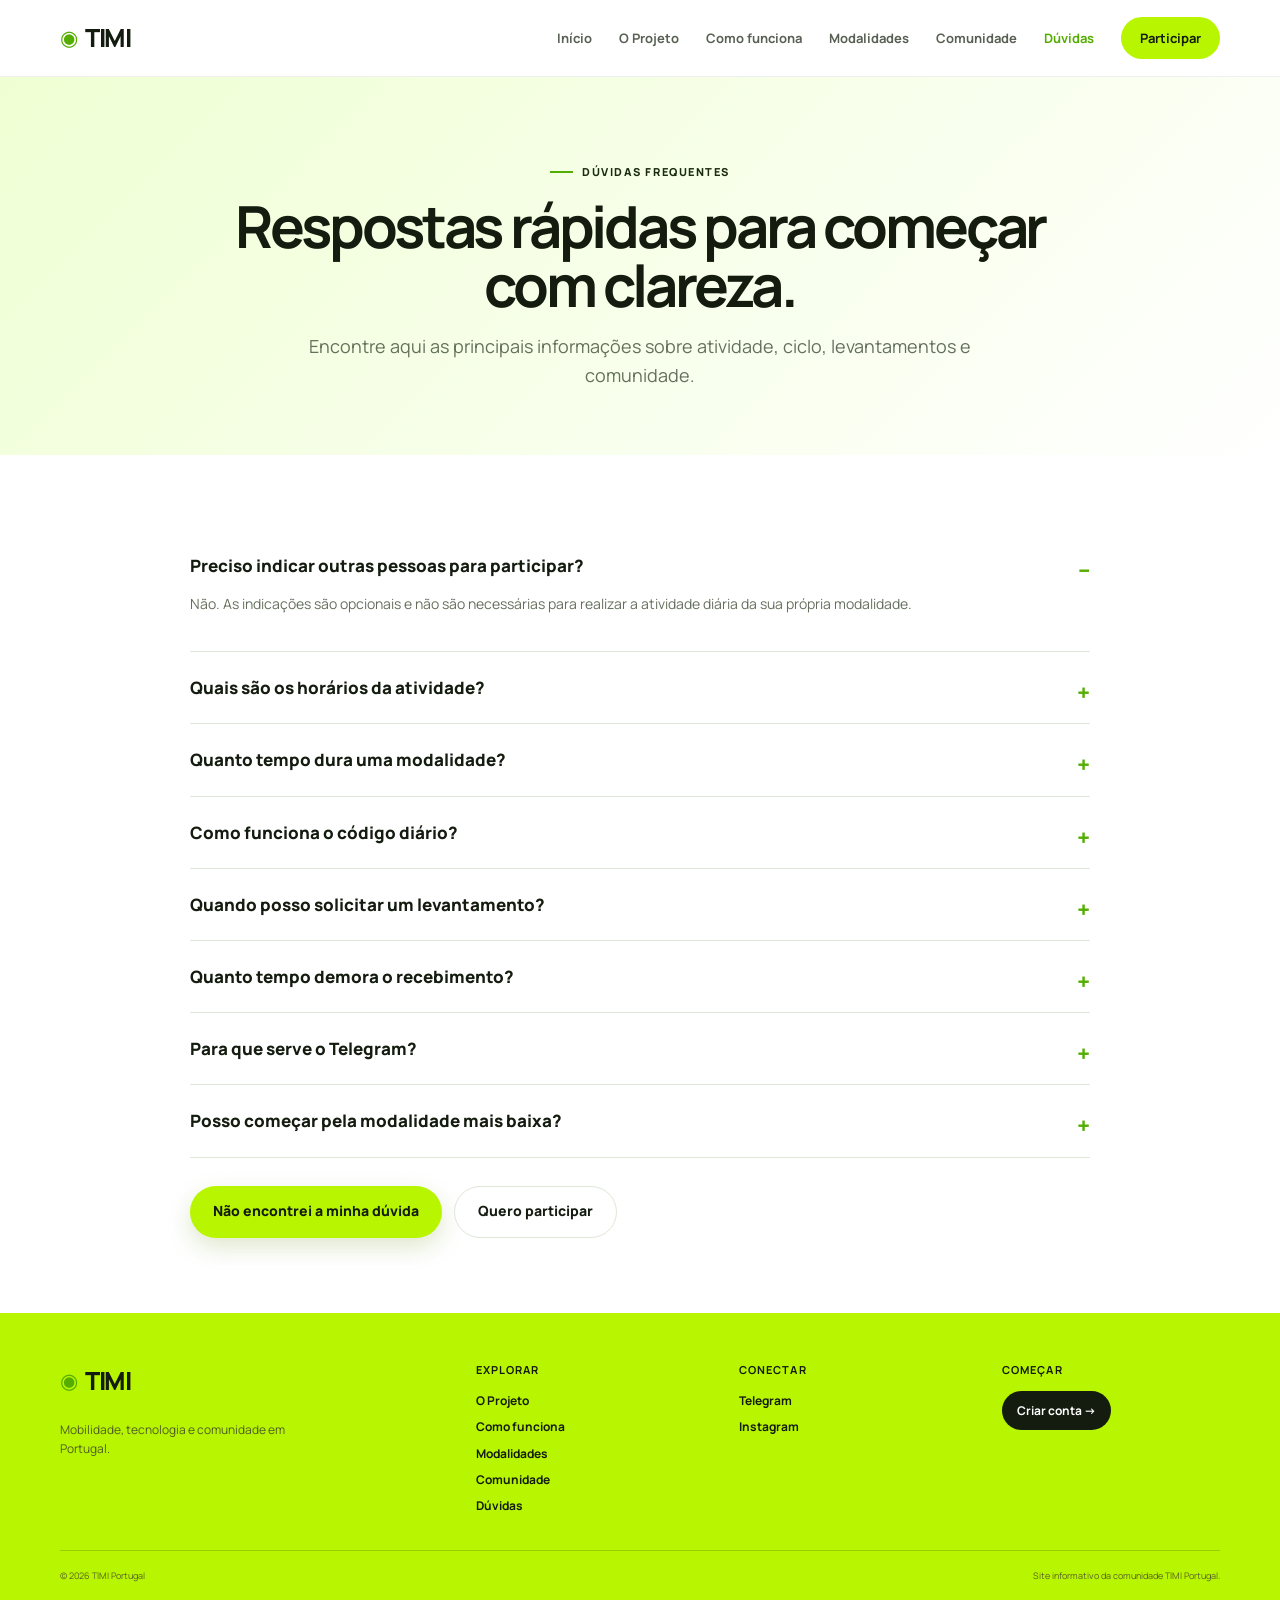
<file: faq.html>
<!doctype html><html lang="pt-PT"><head><meta charset="utf-8"><meta name="viewport" content="width=device-width,initial-scale=1"><meta name="description" content="Respostas às dúvidas mais frequentes sobre a TIMI Portugal."><title>Dúvidas frequentes | TIMI Portugal</title><link rel="icon" href="favicon.svg" type="image/svg+xml"><link rel="stylesheet" href="styles.css"><!-- Meta Pixel Code -->
<script>
!function(f,b,e,v,n,t,s)
{if(f.fbq)return;n=f.fbq=function(){n.callMethod?
n.callMethod.apply(n,arguments):n.queue.push(arguments)};
if(!f._fbq)f._fbq=n;n.push=n;n.loaded=!0;n.version='2.0';
n.queue=[];t=b.createElement(e);t.async=!0;
t.src=v;s=b.getElementsByTagName(e)[0];
s.parentNode.insertBefore(t,s)}(window, document,'script',
'https://connect.facebook.net/en_US/fbevents.js');
fbq('init', '1104615975298287');
fbq('track', 'PageView');
</script>
<noscript><img height="1" width="1" style="display:none"
src="https://www.facebook.com/tr?id=1104615975298287&ev=PageView&noscript=1"
/></noscript>
<!-- End Meta Pixel Code -->
</head><body><header class="site-header" data-header></header><main>
<section class="page-hero"><div class="container"><span class="kicker dark">DÚVIDAS FREQUENTES</span><h1>Respostas rápidas para começar com clareza.</h1><p>Encontre aqui as principais informações sobre atividade, ciclo, levantamentos e comunidade.</p></div></section>
<section class="page-content"><div class="container content-narrow faq-list">
<details open><summary>Preciso indicar outras pessoas para participar?</summary><p>Não. As indicações são opcionais e não são necessárias para realizar a atividade diária da sua própria modalidade.</p></details>
<details><summary>Quais são os horários da atividade?</summary><p>Existem duas janelas: das 10:00 às 13:00 e das 19:00 às 22:00, no horário de Portugal. Basta utilizar uma delas em cada dia elegível.</p></details>
<details><summary>Quanto tempo dura uma modalidade?</summary><p>O ciclo indicado é de 365 dias. No final, pode conhecer as opções disponíveis para continuar ou encerrar o ciclo.</p></details>
<details><summary>Como funciona o código diário?</summary><p>O código é divulgado nos canais de acompanhamento. Depois, deve ser inserido na aplicação dentro de uma das janelas disponíveis.</p></details>
<details><summary>Quando posso solicitar um levantamento?</summary><p>Ao atingir o mínimo da modalidade: 50 USDT na T3, 100 USDT na T4 e 200 USDT na T5.</p></details>
<details><summary>Quanto tempo demora o recebimento?</summary><p>O acompanhamento da comunidade indica normalmente cerca de três dias úteis para o envio à carteira utilizada pelo participante.</p></details>
<details><summary>Para que serve o Telegram?</summary><p>É o canal para receber orientação, esclarecer dúvidas e falar diretamente com o acompanhamento TIMI Portugal.</p></details>
<details><summary>Posso começar pela modalidade mais baixa?</summary><p>Sim. A T3 é a opção de entrada entre as três modalidades destacadas e permite conhecer a dinâmica da plataforma.</p></details>
<div class="actions"><a class="btn btn-primary" data-telegram>Não encontrei a minha dúvida</a><a class="btn btn-ghost" data-affiliate>Quero participar</a></div>
</div></section></main><footer data-footer></footer><script src="config.js"></script><script src="script.js"></script></body></html>
</file>
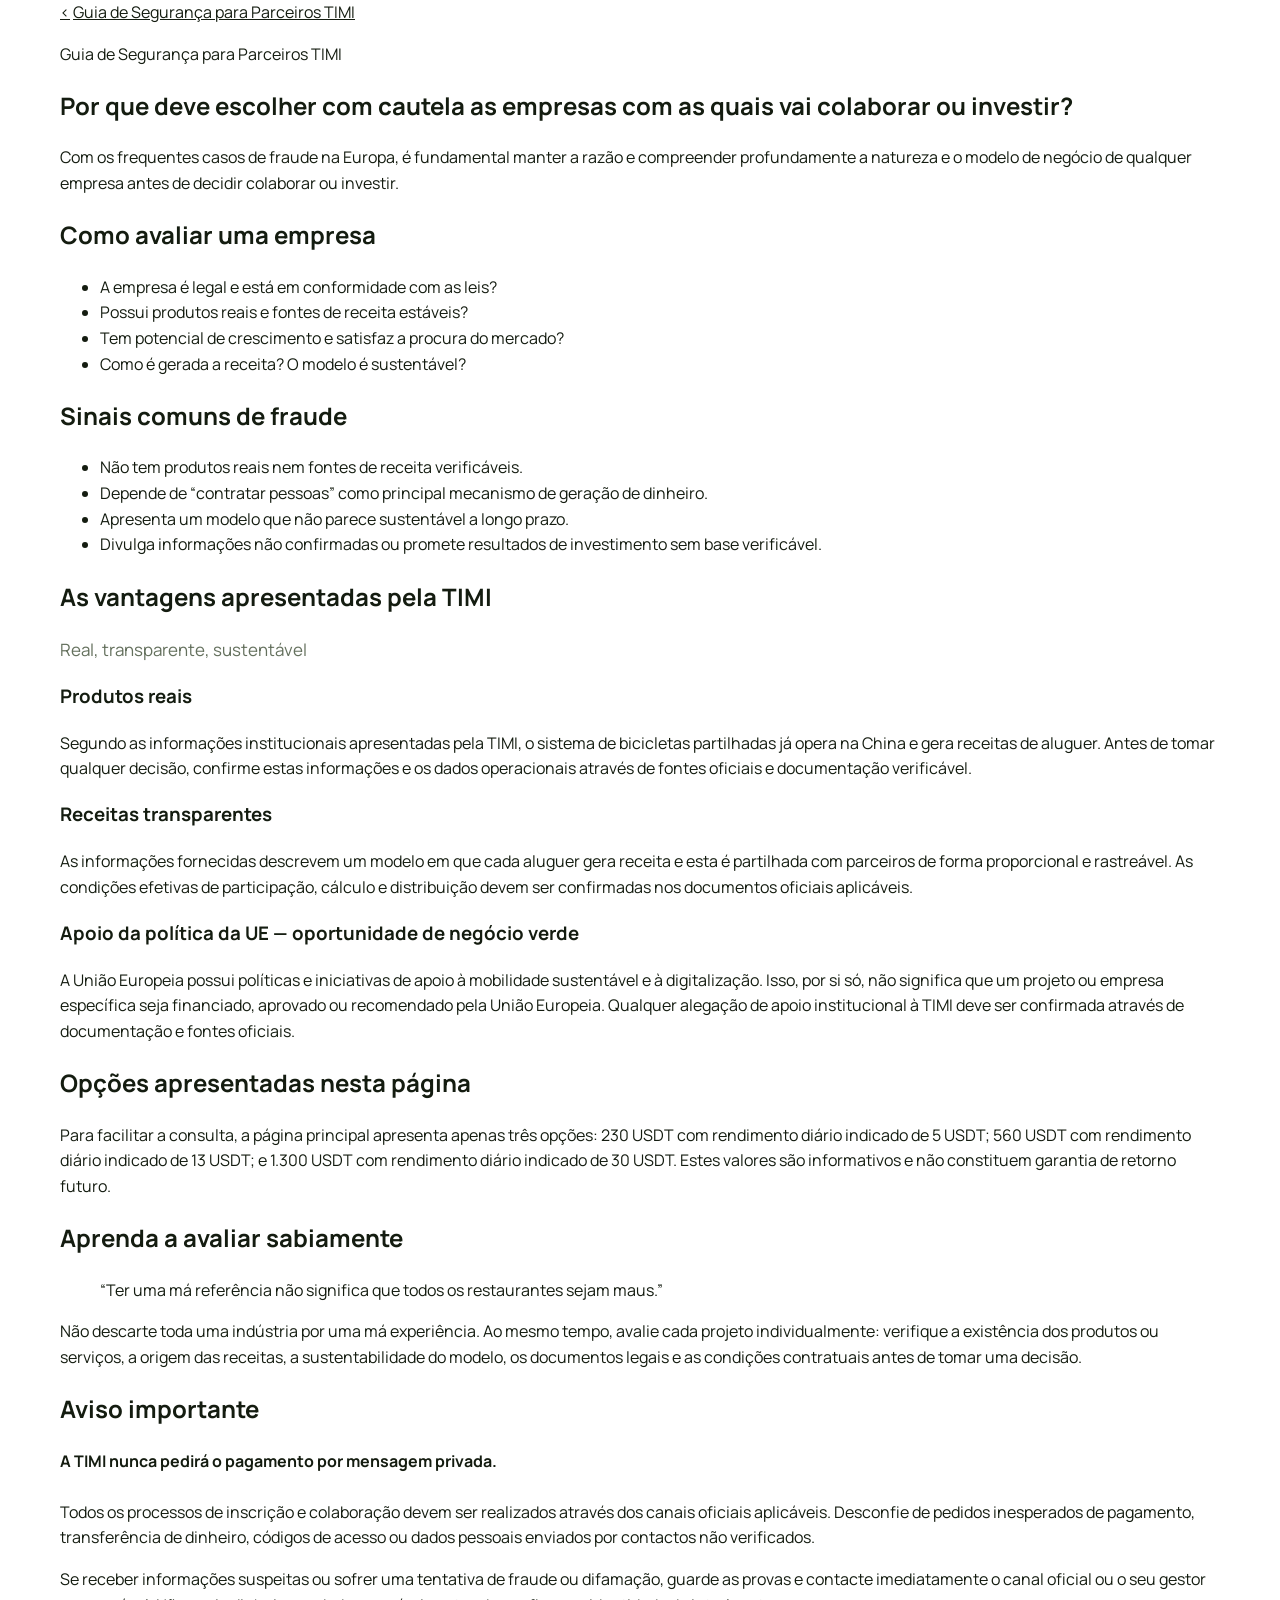
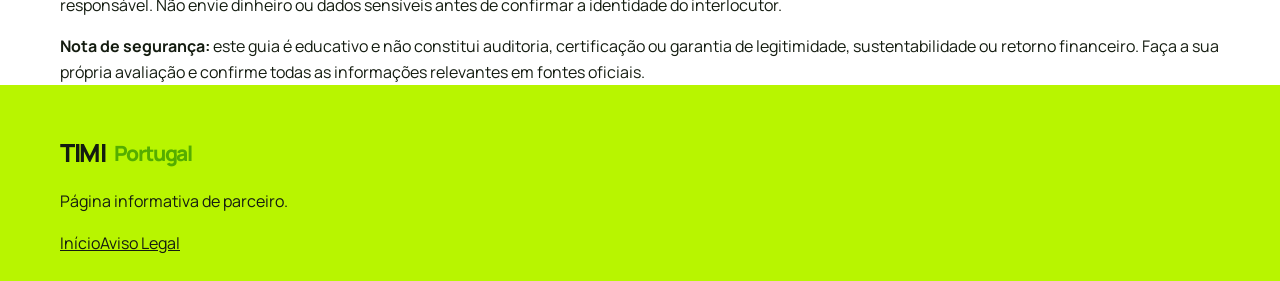
<file: guia-seguranca.html>
<!doctype html>
<html lang="pt-PT">
<head>
  <meta charset="utf-8">
  <meta name="viewport" content="width=device-width, initial-scale=1">
  <meta name="description" content="Guia de Segurança para Parceiros TIMI.">
  <meta name="theme-color" content="#0b0d10">
  <title>Guia de Segurança para Parceiros TIMI | TIMI Portugal</title>
  <link rel="stylesheet" href="styles.css">
<!-- Meta Pixel Code -->
<script>
!function(f,b,e,v,n,t,s)
{if(f.fbq)return;n=f.fbq=function(){n.callMethod?
n.callMethod.apply(n,arguments):n.queue.push(arguments)};
if(!f._fbq)f._fbq=n;n.push=n;n.loaded=!0;n.version='2.0';
n.queue=[];t=b.createElement(e);t.async=!0;
t.src=v;s=b.getElementsByTagName(e)[0];
s.parentNode.insertBefore(t,s)}(window, document,'script',
'https://connect.facebook.net/en_US/fbevents.js');
fbq('init', '1104615975298287');
fbq('track', 'PageView');
</script>
<noscript><img height="1" width="1" style="display:none"
src="https://www.facebook.com/tr?id=1104615975298287&ev=PageView&noscript=1"
/></noscript>
<!-- End Meta Pixel Code -->
</head>
<body class="legal-page">
  <header class="legal-header">
    <div class="container legal-nav">
      <a class="back-link" href="index.html" aria-label="Voltar">‹</a>
      <a class="legal-title" href="index.html">Guia de Segurança para Parceiros TIMI</a>
      <span class="legal-spacer" aria-hidden="true"></span>
    </div>
  </header>

  <main class="legal-main">
    <div class="container legal-container">
      <div class="legal-card safety-card">
        <p class="intro-title">Guia de Segurança para Parceiros TIMI</p>
        <h2>Por que deve escolher com cautela as empresas com as quais vai colaborar ou investir?</h2>
        <p>Com os frequentes casos de fraude na Europa, é fundamental manter a razão e compreender profundamente a natureza e o modelo de negócio de qualquer empresa antes de decidir colaborar ou investir.</p>

        <h2>Como avaliar uma empresa</h2>
        <ul class="check-list">
          <li>A empresa é legal e está em conformidade com as leis?</li>
          <li>Possui produtos reais e fontes de receita estáveis?</li>
          <li>Tem potencial de crescimento e satisfaz a procura do mercado?</li>
          <li>Como é gerada a receita? O modelo é sustentável?</li>
        </ul>

        <h2>Sinais comuns de fraude</h2>
        <ul class="warning-list">
          <li>Não tem produtos reais nem fontes de receita verificáveis.</li>
          <li>Depende de “contratar pessoas” como principal mecanismo de geração de dinheiro.</li>
          <li>Apresenta um modelo que não parece sustentável a longo prazo.</li>
          <li>Divulga informações não confirmadas ou promete resultados de investimento sem base verificável.</li>
        </ul>

        <h2>As vantagens apresentadas pela TIMI</h2>
        <p class="section-lead">Real, transparente, sustentável</p>

        <h3>Produtos reais</h3>
        <p>Segundo as informações institucionais apresentadas pela TIMI, o sistema de bicicletas partilhadas já opera na China e gera receitas de aluguer. Antes de tomar qualquer decisão, confirme estas informações e os dados operacionais através de fontes oficiais e documentação verificável.</p>

        <h3>Receitas transparentes</h3>
        <p>As informações fornecidas descrevem um modelo em que cada aluguer gera receita e esta é partilhada com parceiros de forma proporcional e rastreável. As condições efetivas de participação, cálculo e distribuição devem ser confirmadas nos documentos oficiais aplicáveis.</p>

        <h3>Apoio da política da UE — oportunidade de negócio verde</h3>
        <p>A União Europeia possui políticas e iniciativas de apoio à mobilidade sustentável e à digitalização. Isso, por si só, não significa que um projeto ou empresa específica seja financiado, aprovado ou recomendado pela União Europeia. Qualquer alegação de apoio institucional à TIMI deve ser confirmada através de documentação e fontes oficiais.</p>

        <h2>Opções apresentadas nesta página</h2>
        <p>Para facilitar a consulta, a página principal apresenta apenas três opções: 230 USDT com rendimento diário indicado de 5 USDT; 560 USDT com rendimento diário indicado de 13 USDT; e 1.300 USDT com rendimento diário indicado de 30 USDT. Estes valores são informativos e não constituem garantia de retorno futuro.</p>

        <h2>Aprenda a avaliar sabiamente</h2>
        <blockquote>“Ter uma má referência não significa que todos os restaurantes sejam maus.”</blockquote>
        <p>Não descarte toda uma indústria por uma má experiência. Ao mesmo tempo, avalie cada projeto individualmente: verifique a existência dos produtos ou serviços, a origem das receitas, a sustentabilidade do modelo, os documentos legais e as condições contratuais antes de tomar uma decisão.</p>

        <h2>Aviso importante</h2>
        <div class="alert-box"><strong>A TIMI nunca pedirá o pagamento por mensagem privada.</strong><br><br>Todos os processos de inscrição e colaboração devem ser realizados através dos canais oficiais aplicáveis. Desconfie de pedidos inesperados de pagamento, transferência de dinheiro, códigos de acesso ou dados pessoais enviados por contactos não verificados.</div>

        <p>Se receber informações suspeitas ou sofrer uma tentativa de fraude ou difamação, guarde as provas e contacte imediatamente o canal oficial ou o seu gestor responsável. Não envie dinheiro ou dados sensíveis antes de confirmar a identidade do interlocutor.</p>

        <div class="legal-note"><strong>Nota de segurança:</strong> este guia é educativo e não constitui auditoria, certificação ou garantia de legitimidade, sustentabilidade ou retorno financeiro. Faça a sua própria avaliação e confirme todas as informações relevantes em fontes oficiais.</div>
      </div>
    </div>
  </main>

  <footer class="footer legal-footer">
    <div class="container footer-inner">
      <div><div class="brand">TIMI<span>Portugal</span></div><p>Página informativa de parceiro.</p></div>
      <div class="footer-actions"><a href="index.html">Início</a><a href="aviso-legal.html">Aviso Legal</a></div>
    </div>
  </footer>
</body>
</html>
</file>
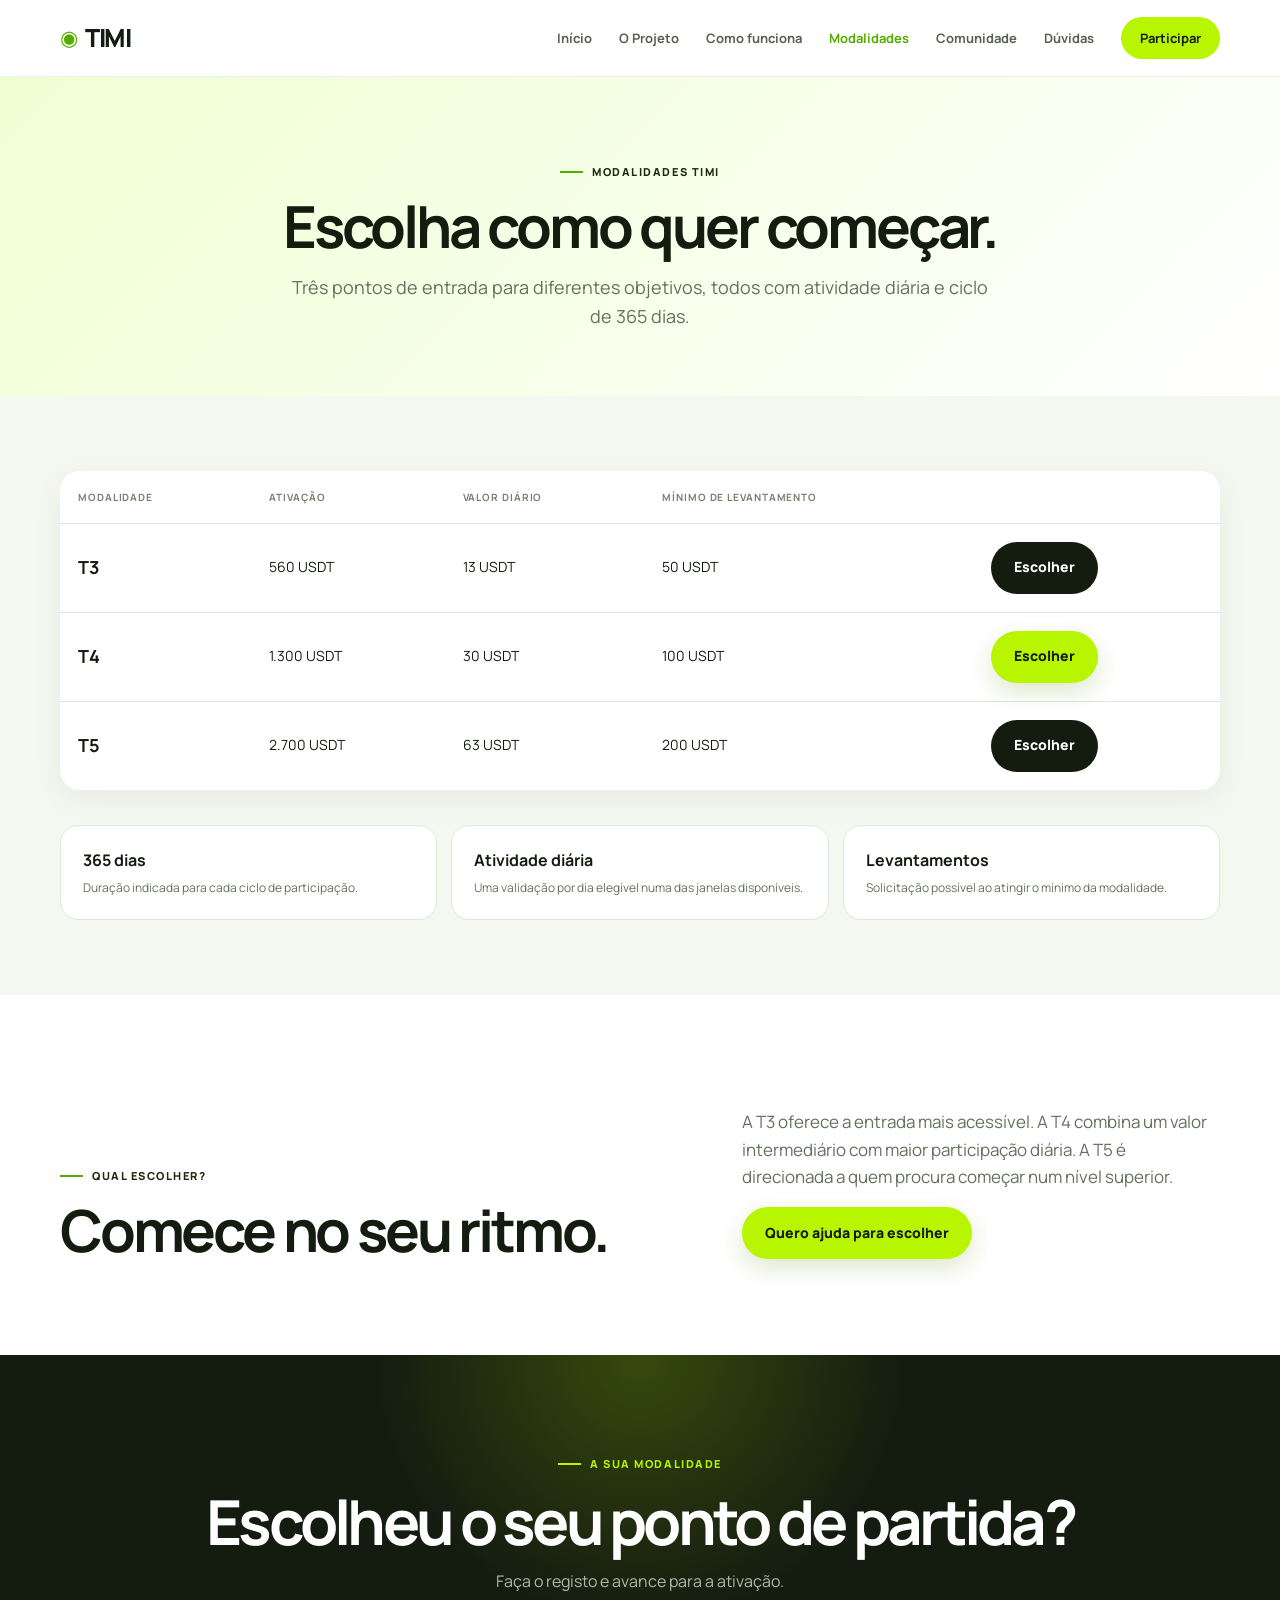
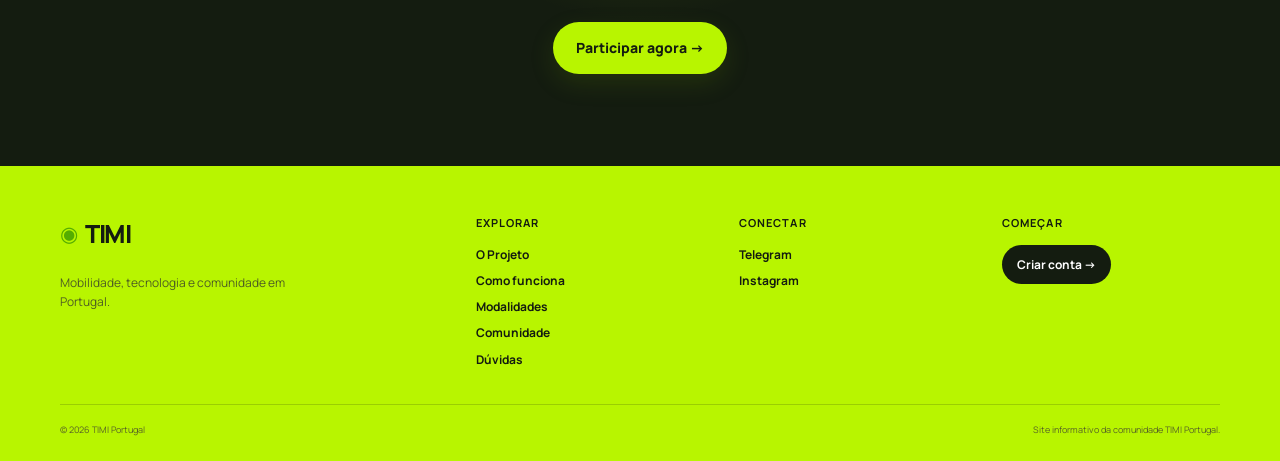
<file: modalidades.html>
<!doctype html><html lang="pt-PT"><head><meta charset="utf-8"><meta name="viewport" content="width=device-width,initial-scale=1"><meta name="description" content="Compare as modalidades T3, T4 e T5 apresentadas pela TIMI Portugal."><title>Modalidades | TIMI Portugal</title><link rel="icon" href="favicon.svg" type="image/svg+xml"><link rel="stylesheet" href="styles.css"><!-- Meta Pixel Code -->
<script>
!function(f,b,e,v,n,t,s)
{if(f.fbq)return;n=f.fbq=function(){n.callMethod?
n.callMethod.apply(n,arguments):n.queue.push(arguments)};
if(!f._fbq)f._fbq=n;n.push=n;n.loaded=!0;n.version='2.0';
n.queue=[];t=b.createElement(e);t.async=!0;
t.src=v;s=b.getElementsByTagName(e)[0];
s.parentNode.insertBefore(t,s)}(window, document,'script',
'https://connect.facebook.net/en_US/fbevents.js');
fbq('init', '1104615975298287');
fbq('track', 'PageView');
</script>
<noscript><img height="1" width="1" style="display:none"
src="https://www.facebook.com/tr?id=1104615975298287&ev=PageView&noscript=1"
/></noscript>
<!-- End Meta Pixel Code --></head><body><header class="site-header" data-header></header><main>
<section class="page-hero"><div class="container"><span class="kicker dark">MODALIDADES TIMI</span><h1>Escolha como quer começar.</h1><p>Três pontos de entrada para diferentes objetivos, todos com atividade diária e ciclo de 365 dias.</p></div></section>
<section class="page-content detail-plans"><div class="container"><table class="detail-table"><thead><tr><th>Modalidade</th><th>Ativação</th><th>Valor diário</th><th>Mínimo de levantamento</th><th></th></tr></thead><tbody><tr><td><b>T3</b></td><td>560 USDT</td><td>13 USDT</td><td>50 USDT</td><td><a class="btn btn-dark" data-affiliate>Escolher</a></td></tr><tr><td><b>T4</b></td><td>1.300 USDT</td><td>30 USDT</td><td>100 USDT</td><td><a class="btn btn-primary" data-affiliate>Escolher</a></td></tr><tr><td><b>T5</b></td><td>2.700 USDT</td><td>63 USDT</td><td>200 USDT</td><td><a class="btn btn-dark" data-affiliate>Escolher</a></td></tr></tbody></table>
<div class="feature-list"><div><b>365 dias</b><span>Duração indicada para cada ciclo de participação.</span></div><div><b>Atividade diária</b><span>Uma validação por dia elegível numa das janelas disponíveis.</span></div><div><b>Levantamentos</b><span>Solicitação possível ao atingir o mínimo da modalidade.</span></div></div></div></section>
<section class="section"><div class="container split"><div><span class="kicker dark">QUAL ESCOLHER?</span><h2>Comece no seu ritmo.</h2></div><div><p class="section-lead">A T3 oferece a entrada mais acessível. A T4 combina um valor intermediário com maior participação diária. A T5 é direcionada a quem procura começar num nível superior.</p><a class="btn btn-primary" data-telegram>Quero ajuda para escolher</a></div></div></section>
<section class="final-cta"><div class="container"><span class="kicker">A SUA MODALIDADE</span><h2>Escolheu o seu ponto de partida?</h2><p>Faça o registo e avance para a ativação.</p><div class="actions centered"><a class="btn btn-primary" data-affiliate>Participar agora →</a></div></div></section></main><footer data-footer></footer><script src="config.js"></script><script src="script.js"></script></body></html>
</file>
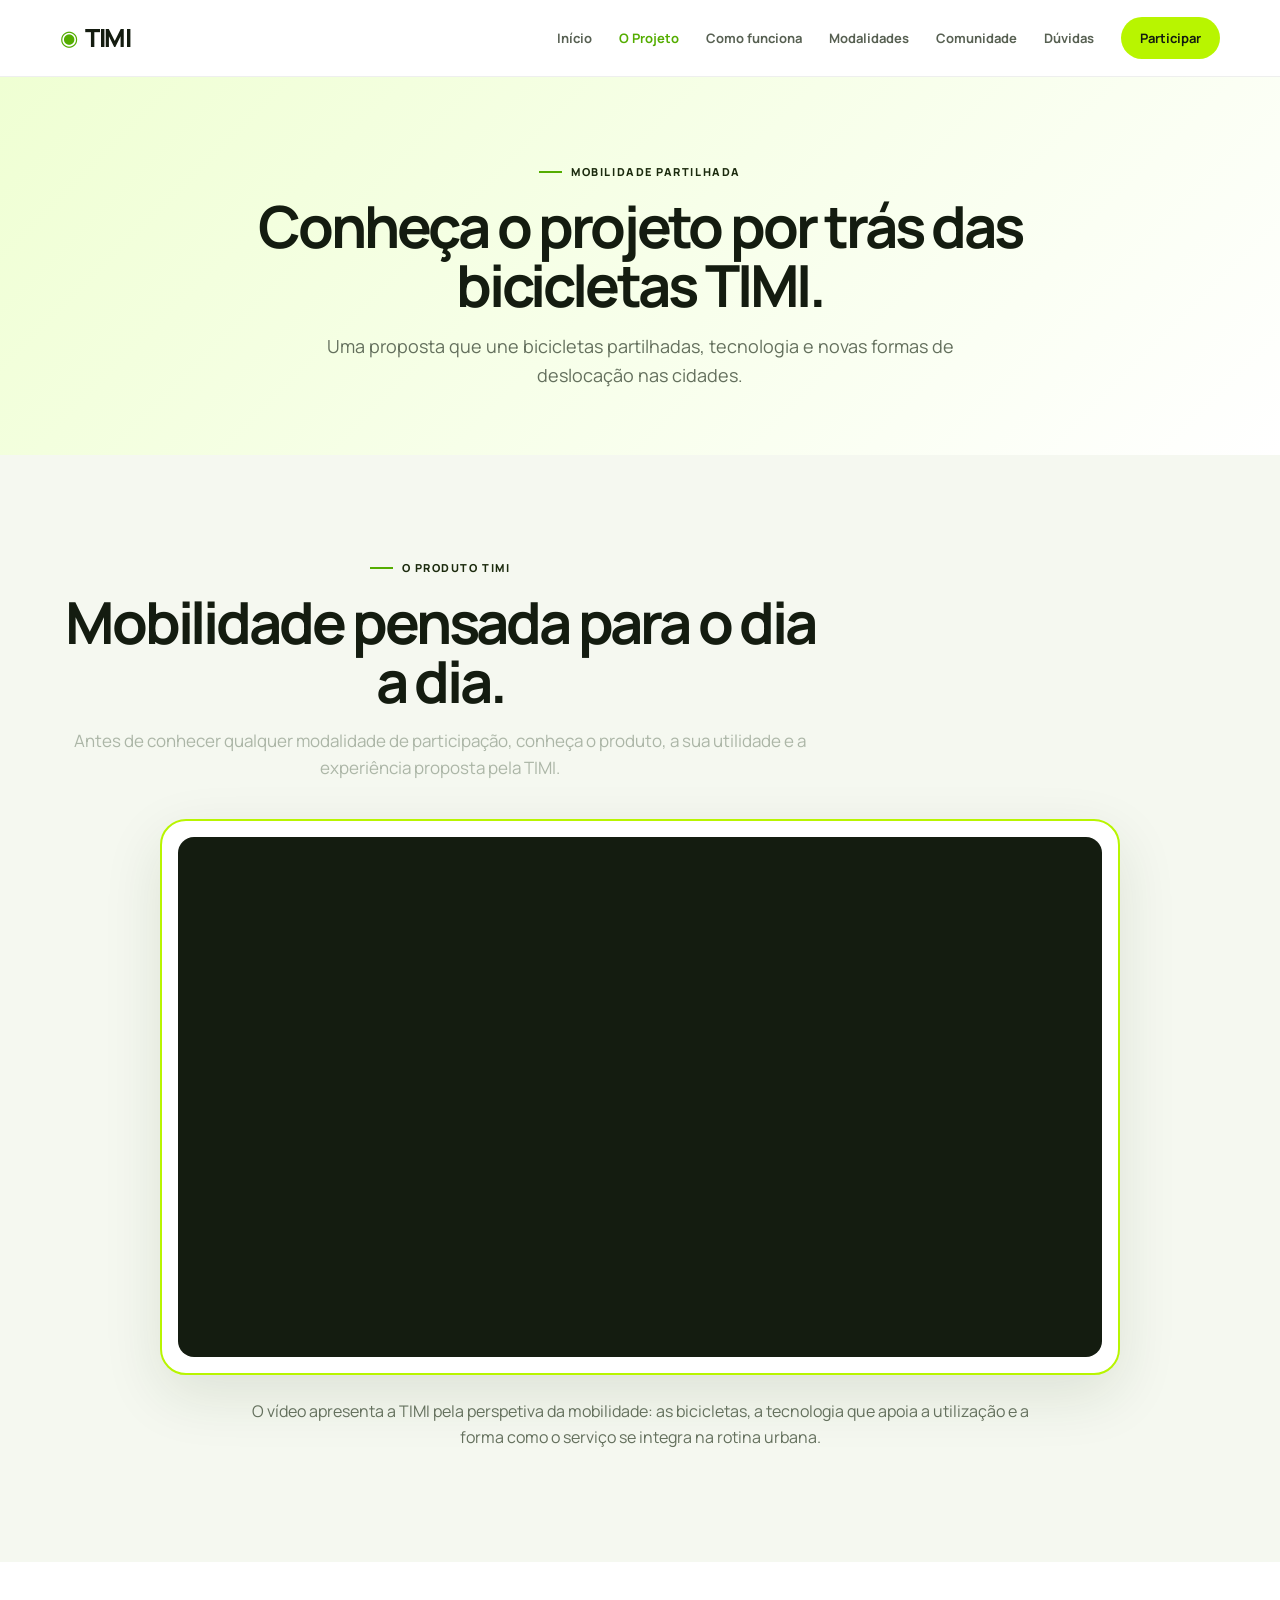
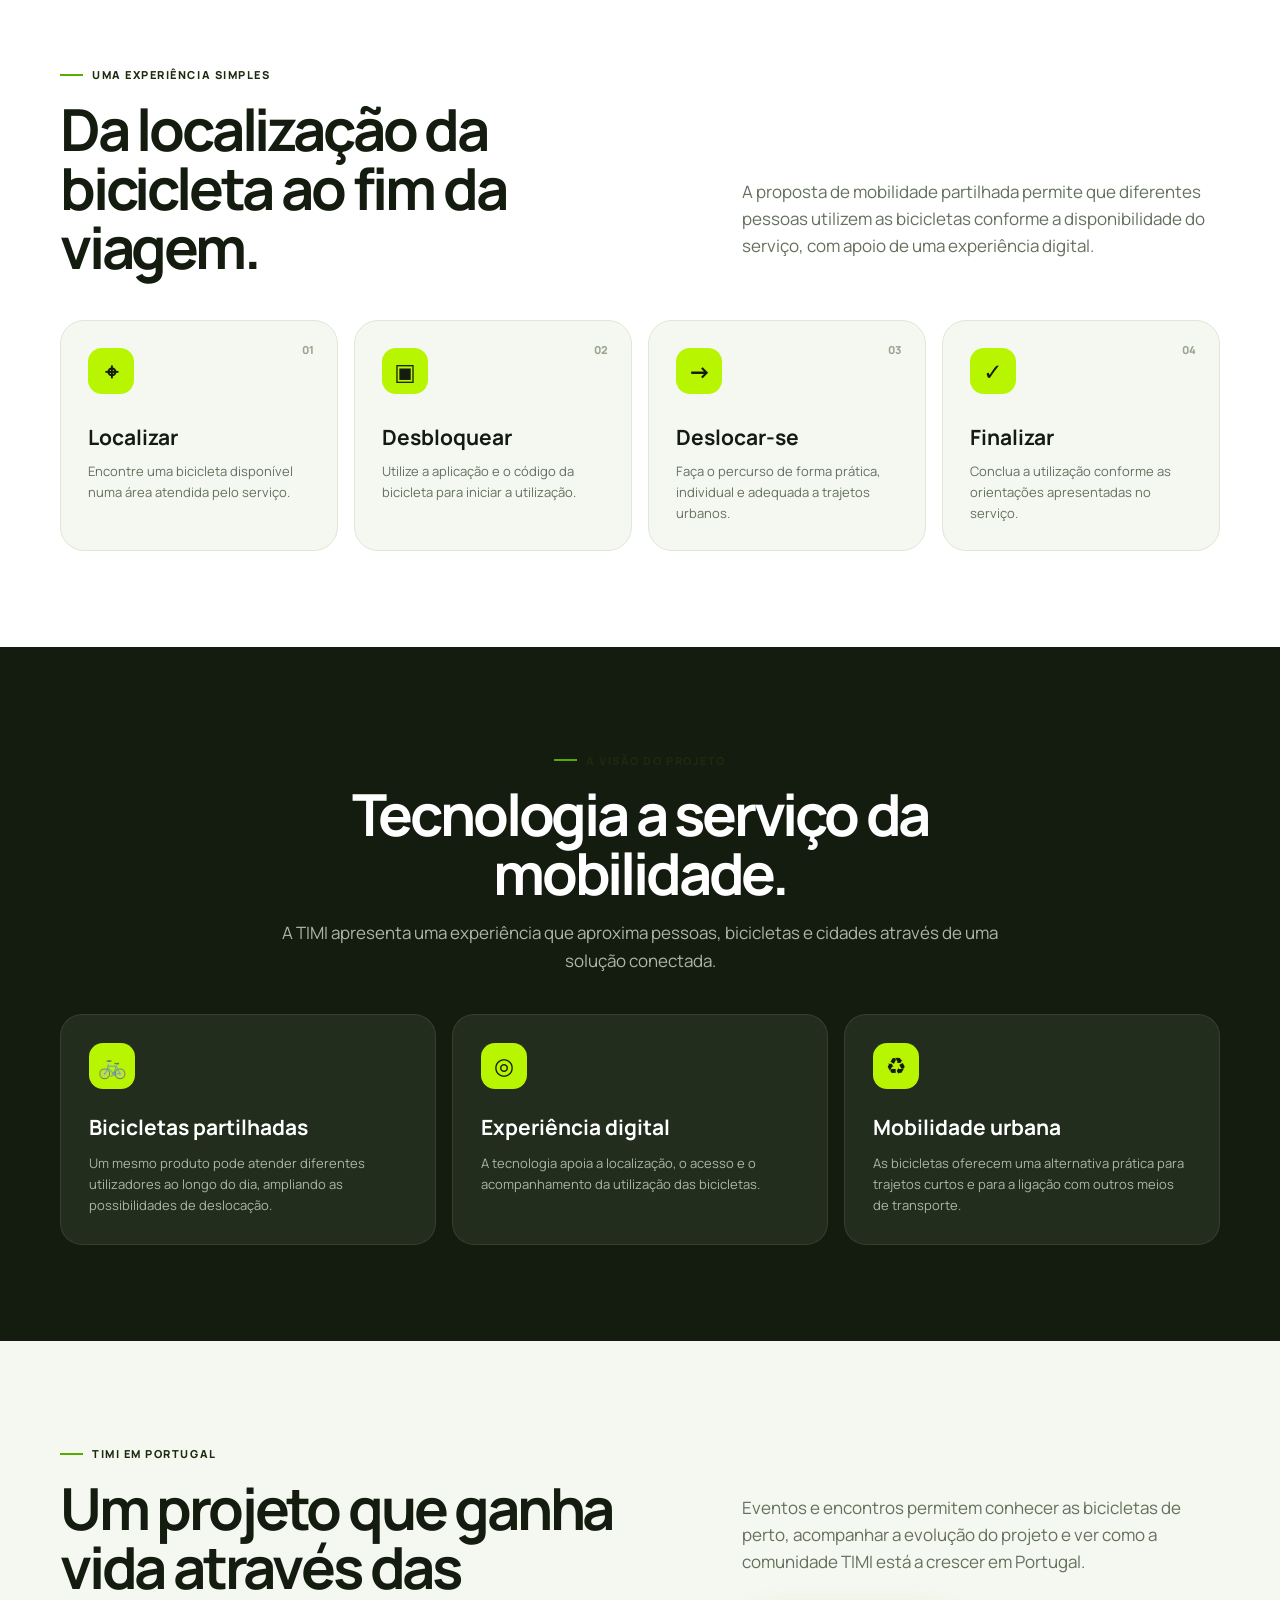
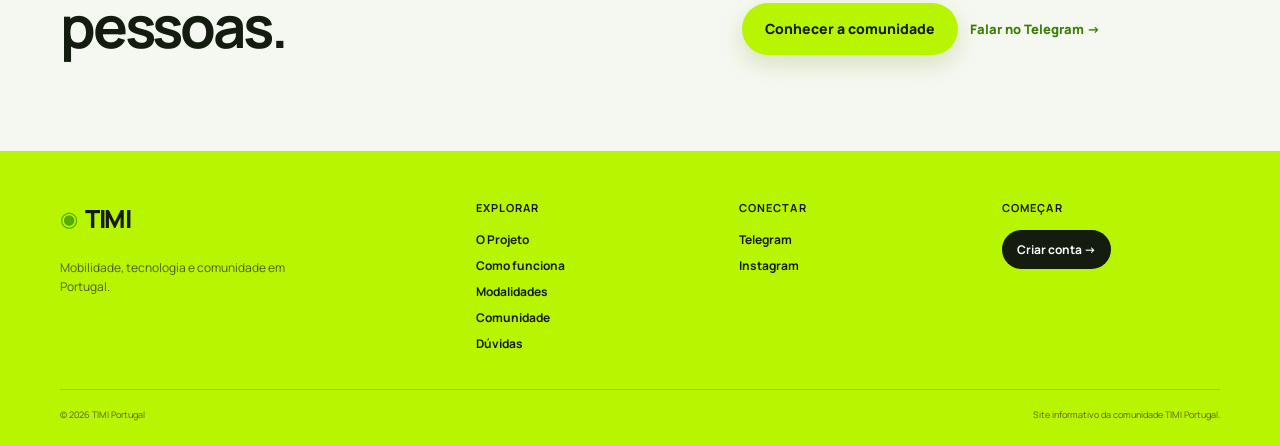
<file: projeto.html>
<!doctype html>
<html lang="pt-PT">
<head>
  <meta charset="utf-8">
  <meta name="viewport" content="width=device-width,initial-scale=1">
  <meta name="description" content="Conheça o projeto de mobilidade partilhada da TIMI, as bicicletas e a tecnologia que liga pessoas às cidades.">
  <link rel="canonical" href="https://www.timiportugal.com/projeto.html">
  <meta property="og:title" content="O Projeto TIMI | Mobilidade partilhada">
  <meta property="og:description" content="Conheça as bicicletas, a tecnologia e a proposta de mobilidade urbana da TIMI.">
  <meta property="og:image" content="https://img.youtube.com/vi/UQh1wZGX0DE/maxresdefault.jpg">
  <meta property="og:type" content="website">
  <title>O Projeto TIMI | Mobilidade partilhada</title>
  <link rel="icon" href="favicon.svg" type="image/svg+xml">
  <link rel="stylesheet" href="styles.css">
<!-- Meta Pixel Code -->
<script>
!function(f,b,e,v,n,t,s){if(f.fbq)return;n=f.fbq=function(){n.callMethod?n.callMethod.apply(n,arguments):n.queue.push(arguments)};if(!f._fbq)f._fbq=n;n.push=n;n.loaded=!0;n.version='2.0';n.queue=[];t=b.createElement(e);t.async=!0;t.src=v;s=b.getElementsByTagName(e)[0];s.parentNode.insertBefore(t,s)}(window,document,'script','https://connect.facebook.net/en_US/fbevents.js');
fbq('init','1104615975298287');
fbq('track','PageView');
</script>
<noscript><img height="1" width="1" style="display:none" src="https://www.facebook.com/tr?id=1104615975298287&ev=PageView&noscript=1"/></noscript>
<!-- End Meta Pixel Code -->
</head>
<body>
  <header class="site-header" data-header></header>
  <main>
    <section class="page-hero">
      <div class="container">
        <span class="kicker dark">MOBILIDADE PARTILHADA</span>
        <h1>Conheça o projeto por trás das bicicletas TIMI.</h1>
        <p>Uma proposta que une bicicletas partilhadas, tecnologia e novas formas de deslocação nas cidades.</p>
      </div>
    </section>

    <section class="section project-video">
      <div class="container">
        <div class="section-title">
          <span class="kicker dark">O PRODUTO TIMI</span>
          <h2>Mobilidade pensada para o dia a dia.</h2>
          <p>Antes de conhecer qualquer modalidade de participação, conheça o produto, a sua utilidade e a experiência proposta pela TIMI.</p>
        </div>
        <div class="project-video-card">
          <div class="video-social-player">
            <iframe src="https://www.youtube-nocookie.com/embed/UQh1wZGX0DE?rel=0" title="Conheça o projeto de bicicletas partilhadas TIMI" loading="lazy" allow="accelerometer; autoplay; clipboard-write; encrypted-media; gyroscope; picture-in-picture; web-share" referrerpolicy="strict-origin-when-cross-origin" allowfullscreen></iframe>
          </div>
        </div>
        <div class="project-copy">
          <p>O vídeo apresenta a TIMI pela perspetiva da mobilidade: as bicicletas, a tecnologia que apoia a utilização e a forma como o serviço se integra na rotina urbana.</p>
        </div>
      </div>
    </section>

    <section class="section">
      <div class="container split">
        <div><span class="kicker dark">UMA EXPERIÊNCIA SIMPLES</span><h2>Da localização da bicicleta ao fim da viagem.</h2></div>
        <p class="section-lead">A proposta de mobilidade partilhada permite que diferentes pessoas utilizem as bicicletas conforme a disponibilidade do serviço, com apoio de uma experiência digital.</p>
      </div>
      <div class="container cards steps project-flow">
        <article><span>01</span><div class="icon">⌖</div><h3>Localizar</h3><p>Encontre uma bicicleta disponível numa área atendida pelo serviço.</p></article>
        <article><span>02</span><div class="icon">▣</div><h3>Desbloquear</h3><p>Utilize a aplicação e o código da bicicleta para iniciar a utilização.</p></article>
        <article><span>03</span><div class="icon">→</div><h3>Deslocar-se</h3><p>Faça o percurso de forma prática, individual e adequada a trajetos urbanos.</p></article>
        <article><span>04</span><div class="icon">✓</div><h3>Finalizar</h3><p>Conclua a utilização conforme as orientações apresentadas no serviço.</p></article>
      </div>
    </section>

    <section class="section project-pillars">
      <div class="container section-title">
        <span class="kicker">A VISÃO DO PROJETO</span>
        <h2>Tecnologia a serviço da mobilidade.</h2>
        <p>A TIMI apresenta uma experiência que aproxima pessoas, bicicletas e cidades através de uma solução conectada.</p>
      </div>
      <div class="container project-pillars-grid">
        <article><div class="icon">🚲</div><h3>Bicicletas partilhadas</h3><p>Um mesmo produto pode atender diferentes utilizadores ao longo do dia, ampliando as possibilidades de deslocação.</p></article>
        <article><div class="icon">◎</div><h3>Experiência digital</h3><p>A tecnologia apoia a localização, o acesso e o acompanhamento da utilização das bicicletas.</p></article>
        <article><div class="icon">♻</div><h3>Mobilidade urbana</h3><p>As bicicletas oferecem uma alternativa prática para trajetos curtos e para a ligação com outros meios de transporte.</p></article>
      </div>
    </section>

    <section class="section detail-plans">
      <div class="container split">
        <div><span class="kicker dark">TIMI EM PORTUGAL</span><h2>Um projeto que ganha vida através das pessoas.</h2></div>
        <div><p class="section-lead">Eventos e encontros permitem conhecer as bicicletas de perto, acompanhar a evolução do projeto e ver como a comunidade TIMI está a crescer em Portugal.</p><div class="actions"><a class="btn btn-primary" href="comunidade.html">Conhecer a comunidade</a><a class="text-link" data-telegram>Falar no Telegram →</a></div></div>
      </div>
    </section>
  </main>
  <footer data-footer></footer>
  <script src="config.js"></script><script src="script.js"></script>
</body>
</html>
</file>
<file: styles.css>
@import url('https://fonts.googleapis.com/css2?family=Manrope:wght@400;500;600;700;800&display=swap');
:root{--lime:#b8f500;--green:#54ad00;--ink:#141c10;--muted:#64705d;--soft:#f5f8f0;--line:#dfe7d8;--white:#fff;--radius:24px;--shadow:0 20px 60px rgba(30,55,12,.11)}
*{box-sizing:border-box}html{scroll-behavior:smooth}body{margin:0;color:var(--ink);background:#fff;font-family:Manrope,system-ui,sans-serif;font-size:16px;line-height:1.6}body.menu-open{overflow:hidden}a{color:inherit}img{display:block;max-width:100%}.container{width:min(calc(100% - 40px),1160px);margin:auto}
.site-header{position:sticky;top:0;z-index:100;background:rgba(255,255,255,.93);border-bottom:1px solid rgba(20,28,16,.07);backdrop-filter:blur(18px)}.nav{height:76px;display:flex;align-items:center;justify-content:space-between}.brand{display:inline-flex;align-items:center;gap:8px;text-decoration:none;font-size:25px;font-weight:800;letter-spacing:-.055em}.brand span{color:var(--green);font-size:21px}.nav-links{display:flex;align-items:center;gap:27px}.nav-links a{text-decoration:none;font-size:13px;font-weight:700;color:#576052;cursor:pointer}.nav-links a:hover,.nav-links a.active{color:var(--green)}.nav-links .nav-cta{padding:11px 19px;border-radius:999px;background:var(--lime);color:var(--ink)}.menu-toggle{display:none;border:0;background:transparent;padding:8px}.menu-toggle i{display:block;width:24px;height:2px;background:var(--ink);margin:5px}
.hero{padding:72px 0 58px;background:radial-gradient(circle at 15% 15%,rgba(184,245,0,.22),transparent 30%),linear-gradient(135deg,#f8ffea 0%,#fff 55%,#efffd8 100%);overflow:hidden}.hero-grid{display:grid;grid-template-columns:.92fr 1.08fr;gap:55px;align-items:center}.hero-copy h1{font-size:clamp(46px,5.9vw,76px);line-height:.98;letter-spacing:-.065em;margin:20px 0 22px;max-width:700px}.hero-copy>p{font-size:18px;color:var(--muted);max-width:590px}.kicker{display:inline-flex;font-size:11px;font-weight:800;letter-spacing:.14em;color:#1c2b0e}.kicker:before{content:'';width:23px;height:2px;background:var(--green);margin:auto 9px auto 0}.hero .kicker,.plans-home .kicker,.final-cta .kicker{color:var(--lime)}.hero .kicker:before,.plans-home .kicker:before,.final-cta .kicker:before{background:var(--lime)}.hero-copy .kicker{color:#2d7800}.hero-copy .kicker:before{background:#2d7800}.actions{display:flex;align-items:center;gap:12px;flex-wrap:wrap;margin-top:28px}.btn{min-height:52px;display:inline-flex;align-items:center;justify-content:center;padding:0 23px;border-radius:999px;text-decoration:none;font-size:14px;font-weight:800;transition:.2s transform,.2s box-shadow;cursor:pointer}.btn:hover{transform:translateY(-2px)}.btn-primary{background:var(--lime);color:var(--ink);box-shadow:0 9px 24px rgba(95,135,0,.2)}.btn-ghost{background:white;border:1px solid var(--line)}.btn-dark{background:var(--ink);color:white}.btn-outline{border:1px solid rgba(255,255,255,.35);color:white}.hero-points{display:flex;gap:19px;flex-wrap:wrap;margin-top:25px;color:#63705a;font-size:11px;font-weight:700}.hero-points span:before{content:'✓';color:var(--green);margin-right:6px}.hero-visual{position:relative;border:8px solid white;border-radius:32px;overflow:hidden;box-shadow:var(--shadow);min-height:430px}.hero-visual img{width:100%;height:430px;object-fit:cover;object-position:center}.visual-badge{position:absolute;left:20px;right:20px;bottom:20px;padding:15px 18px;border-radius:17px;background:rgba(20,28,16,.88);color:white;backdrop-filter:blur(12px)}.visual-badge b,.visual-badge span{display:block}.visual-badge b{font-size:15px}.visual-badge span{font-size:11px;color:#cbd3c6;margin-top:2px}
.trust-strip{background:var(--ink);color:white}.trust-grid{display:grid;grid-template-columns:repeat(4,1fr)}.trust-grid div{padding:23px 25px;border-right:1px solid rgba(255,255,255,.1)}.trust-grid div:last-child{border:0}.trust-grid b,.trust-grid span{display:block}.trust-grid b{font-size:22px;color:var(--lime);letter-spacing:-.04em}.trust-grid span{font-size:10px;color:#b7c0b2;text-transform:uppercase;letter-spacing:.08em}
.section{padding:96px 0}.split{display:grid;grid-template-columns:1fr .8fr;gap:85px;align-items:end}.split h2,.section-title h2,.story h2,.page-hero h1{font-size:clamp(37px,4.7vw,58px);line-height:1.02;letter-spacing:-.055em;margin:15px 0 0}.section-lead,.section-title>p,.story p{color:var(--muted);font-size:17px}.cards{display:grid;gap:16px}.steps{grid-template-columns:repeat(3,1fr);margin-top:44px}.steps article{position:relative;padding:27px;background:var(--soft);border:1px solid var(--line);border-radius:var(--radius)}.steps article>span{position:absolute;right:23px;top:20px;font-weight:800;color:#9aa591;font-size:11px}.icon{width:46px;height:46px;display:grid;place-items:center;background:var(--lime);border-radius:14px;font-size:23px;font-weight:800}.steps h3{font-size:21px;margin:27px 0 6px}.steps p{margin:0;color:var(--muted);font-size:13px}.center-link{text-align:center;margin-top:31px}.center-link a,.text-link{color:#397e00;text-decoration:none;font-size:13px;font-weight:800}.center-link.light a{color:var(--lime)}
.plans-home{background:var(--ink);color:white}.section-title{text-align:center;max-width:760px}.section-title .kicker{justify-content:center}.section-title p{color:#acb6a7}.plan-grid{display:grid;grid-template-columns:repeat(3,1fr);gap:16px;margin-top:42px;align-items:stretch}.plan{padding:29px;background:#222d1d;border:1px solid rgba(255,255,255,.09);border-radius:var(--radius);position:relative;display:flex;flex-direction:column}.plan.featured{background:#f7ffe7;color:var(--ink);transform:translateY(-10px);border-color:var(--lime)}.plan-name{font-size:30px;font-weight:800;letter-spacing:-.05em}.plan>p{font-size:12px;color:#9daa95;margin:0 0 28px}.plan.featured>p{color:#65715d}.plan>strong{font-size:42px;letter-spacing:-.055em;line-height:1}.plan>strong small{font-size:12px;letter-spacing:0}.plan>div{border-top:1px solid rgba(255,255,255,.11);margin:25px 0;padding:17px 0;display:flex;justify-content:space-between;align-items:center}.plan.featured>div{border-color:#d6e3c9}.plan>div b{font-size:17px;color:var(--lime)}.plan.featured>div b{color:#3a8500}.plan>div span{font-size:10px;color:#9daa95}.popular{position:absolute;right:20px;top:20px;padding:6px 9px;border-radius:999px;background:var(--lime);font-size:8px;font-weight:800;color:var(--ink)}
.story{background:#f6f9f2}.story-grid{display:grid;grid-template-columns:.7fr 1fr;gap:80px;align-items:center}.video-card{width:min(100%,340px);aspect-ratio:9/16;border-radius:28px;overflow:hidden;background:var(--ink);box-shadow:var(--shadow);margin:auto}.video-card iframe{width:100%;height:100%;border:0}.story .actions{align-items:center}.final-cta{padding:92px 0;text-align:center;background:radial-gradient(circle at 50% 0,rgba(184,245,0,.21),transparent 35%),#141c10;color:white}.final-cta h2{font-size:clamp(39px,5vw,62px);line-height:1;letter-spacing:-.06em;margin:18px 0 13px}.final-cta p{color:#aeb8aa}.centered{justify-content:center}
footer{background:var(--lime);padding:48px 0 24px}.footer-grid{display:grid;grid-template-columns:1.7fr 1fr 1fr 1fr;gap:45px}.footer-grid>div{display:flex;flex-direction:column;align-items:flex-start;gap:7px}.footer-grid p{font-size:12px;color:#4f5e22;max-width:230px}.footer-grid b{font-size:11px;text-transform:uppercase;letter-spacing:.1em;margin-bottom:6px}.footer-grid a:not(.brand){font-size:12px;text-decoration:none;font-weight:700;cursor:pointer}.footer-button{padding:10px 15px;background:var(--ink);color:white;border-radius:999px}.footer-bottom{display:flex;justify-content:space-between;border-top:1px solid rgba(20,28,16,.18);padding-top:18px;margin-top:35px;font-size:9px;color:#576326}
.page-hero{padding:78px 0 65px;background:linear-gradient(135deg,#efffd3,#fff)}.page-hero .container{max-width:900px;text-align:center}.page-hero p{font-size:18px;color:var(--muted);max-width:700px;margin:18px auto 0}.page-content{padding:75px 0}.content-narrow{max-width:900px}.content-grid{display:grid;grid-template-columns:repeat(2,1fr);gap:18px}.info-card{padding:27px;border:1px solid var(--line);border-radius:22px;background:var(--soft)}.info-card h3{margin:6px 0;font-size:20px}.info-card p{margin:0;color:var(--muted);font-size:13px}.number{font-size:11px;color:var(--green);font-weight:800}.schedule{margin-top:28px;padding:25px;border-radius:22px;background:var(--ink);color:white;display:grid;grid-template-columns:1fr 1fr;gap:15px}.schedule div{padding:15px;background:#24301e;border-radius:14px}.schedule b,.schedule span{display:block}.schedule b{color:var(--lime);font-size:19px}.schedule span{font-size:11px;color:#aeb8aa}.detail-plans{background:#f5f8f0}.detail-table{width:100%;border-collapse:collapse;background:white;border-radius:20px;overflow:hidden;box-shadow:0 8px 30px rgba(20,40,10,.06)}.detail-table th,.detail-table td{text-align:left;padding:18px;border-bottom:1px solid var(--line)}.detail-table th{font-size:10px;text-transform:uppercase;letter-spacing:.09em;color:#75806e}.detail-table td{font-size:14px}.detail-table td b{font-size:18px}.detail-table tr:last-child td{border:0}.feature-list{display:grid;grid-template-columns:repeat(3,1fr);gap:14px;margin-top:35px}.feature-list div{padding:22px;border-radius:18px;background:white;border:1px solid var(--line)}.feature-list b,.feature-list span{display:block}.feature-list span{font-size:12px;color:var(--muted);margin-top:5px}.gallery-grid{display:grid;grid-template-columns:repeat(2,1fr);gap:17px;margin-top:35px}.gallery-grid img{width:100%;aspect-ratio:1.9/1;object-fit:cover;border-radius:22px}.faq-list details{border-bottom:1px solid var(--line);padding:22px 0}.faq-list summary{cursor:pointer;font-size:17px;font-weight:800;list-style:none}.faq-list summary:after{content:'+';float:right;color:var(--green);font-size:23px}.faq-list details[open] summary:after{content:'−'}.faq-list p{color:var(--muted);font-size:14px;max-width:760px}.reveal{opacity:0;transform:translateY(14px);transition:.65s ease}.reveal.visible{opacity:1;transform:none}
@media(max-width:850px){.container{width:min(calc(100% - 28px),1160px)}.nav{height:66px}.menu-toggle{display:block;z-index:3}.nav-links{position:fixed;inset:66px 0 auto 0;background:white;display:flex;flex-direction:column;align-items:stretch;gap:0;padding:13px 18px 24px;box-shadow:0 18px 35px rgba(25,40,15,.14);transform:translateY(-130%);opacity:0;pointer-events:none;transition:.25s}.nav-links.open{transform:none;opacity:1;pointer-events:auto}.nav-links a{padding:13px;border-bottom:1px solid var(--line);font-size:14px}.nav-links .nav-cta{text-align:center;margin-top:10px}.hero{padding:43px 0 38px}.hero-grid,.split,.story-grid{grid-template-columns:1fr;gap:35px}.hero-copy h1{font-size:clamp(42px,12vw,57px)}.hero-copy>p{font-size:16px}.hero-visual{min-height:280px;border-width:5px}.hero-visual img{height:310px}.visual-badge{left:12px;right:12px;bottom:12px}.actions .btn{width:100%}.hero-points{display:grid;gap:7px}.trust-grid{grid-template-columns:1fr 1fr}.trust-grid div:nth-child(2){border-right:0}.trust-grid div:nth-child(-n+2){border-bottom:1px solid rgba(255,255,255,.1)}.section{padding:67px 0}.split{align-items:start}.split h2,.section-title h2,.story h2,.page-hero h1{font-size:38px}.steps,.plan-grid,.content-grid,.feature-list,.gallery-grid{grid-template-columns:1fr}.plan.featured{transform:none}.story-grid .video-card{order:2}.footer-grid{grid-template-columns:1fr 1fr}.footer-grid>div:first-child{grid-column:1/-1}.footer-bottom{gap:20px;flex-direction:column}.page-hero{padding:55px 0 45px}.page-hero p{font-size:16px}.page-content{padding:55px 0}.schedule{grid-template-columns:1fr}.detail-table{display:block;overflow-x:auto;white-space:nowrap}.detail-table th,.detail-table td{padding:14px}.gallery-grid img{aspect-ratio:1.5/1}}
@media(max-width:430px){.footer-grid{grid-template-columns:1fr}.footer-grid>div:first-child{grid-column:auto}.trust-grid b{font-size:18px}.trust-grid div{padding:19px 14px}.plan>strong{font-size:37px}}
@media(prefers-reduced-motion:reduce){*{scroll-behavior:auto!important}.reveal{opacity:1;transform:none;transition:none}}
.community-gallery{grid-template-columns:repeat(3,1fr)}.community-gallery img{aspect-ratio:1.45/1}.community-videos{background:#f5f8f0}.community-videos .section-title>p{color:var(--muted)}.video-social-feature{display:grid;grid-template-columns:1.25fr .75fr;gap:32px;align-items:center;margin-top:42px;padding:24px;background:white;border:2px solid var(--lime);border-radius:26px;box-shadow:var(--shadow)}.video-social-feature h3,.video-social-copy h3{letter-spacing:-.035em;line-height:1.12}.video-social-feature h3{font-size:30px;margin:8px 0 12px}.video-social-feature p,.video-social-copy p{color:var(--muted);font-size:13px;margin:0}.video-social-player{position:relative;width:100%;aspect-ratio:16/9;overflow:hidden;border-radius:18px;background:var(--ink)}.video-social-player iframe{position:absolute;inset:0;width:100%;height:100%;border:0}.video-social-grid{display:grid;grid-template-columns:repeat(3,1fr);gap:16px;margin-top:18px}.video-social-grid article{overflow:hidden;background:white;border:1px solid var(--line);border-radius:22px}.video-social-grid .video-social-player{border-radius:0}.video-social-copy{padding:20px}.video-social-copy h3{font-size:19px;margin:7px 0 9px}
@media(max-width:850px){.community-gallery,.video-social-feature,.video-social-grid{grid-template-columns:1fr}.community-gallery img{aspect-ratio:1.5/1}.video-social-feature{gap:20px;padding:14px}.video-social-feature h3{font-size:25px}.video-social-grid{gap:14px}}
.hero-visual{min-height:0;background:#fff}.hero-visual img{height:auto;aspect-ratio:1931/814;object-fit:contain;object-position:center}.visual-badge{display:none}
@media(max-width:850px){.hero-visual{min-height:0;border-width:5px;border-radius:25px}.hero-visual img{height:auto;aspect-ratio:1931/814;object-fit:contain}}
.community-gallery .community-image-full{aspect-ratio:2.05/1;object-fit:contain;object-position:center;background:#fff}
@media(max-width:850px){.community-gallery .community-image-full{aspect-ratio:2.05/1;object-fit:contain}}

/* Projeto TIMI — mobilidade e bicicletas */
.project-video{background:#f5f8f0}.project-video-card{max-width:960px;margin:38px auto 0;padding:16px;background:#fff;border:2px solid var(--lime);border-radius:26px;box-shadow:var(--shadow)}.project-video-card .video-social-player{border-radius:16px}.project-copy{max-width:800px;margin:24px auto 0;text-align:center}.project-copy p{color:var(--muted);font-size:16px}.project-pillars{background:var(--ink);color:#fff}.project-pillars .section-title>p{color:#acb6a7}.project-pillars-grid{display:grid;grid-template-columns:repeat(3,1fr);gap:16px;margin-top:40px}.project-pillars-grid article{padding:28px;background:#222d1d;border:1px solid rgba(255,255,255,.09);border-radius:22px}.project-pillars-grid .icon{margin-bottom:22px;color:var(--ink)}.project-pillars-grid h3{margin:0 0 9px;font-size:21px}.project-pillars-grid p{margin:0;color:#acb6a7;font-size:13px}.project-flow{grid-template-columns:repeat(4,1fr)}
@media(max-width:850px){.project-video-card{padding:9px;border-radius:20px}.project-copy{text-align:left}.project-pillars-grid,.project-flow{grid-template-columns:1fr}.project-pillars-grid{gap:14px}}

/* Fluxo de entrada e levantamento */
.money-flow{background:#fff}.money-flow .section-title>p{color:var(--muted)}.money-flow-video{display:grid;grid-template-columns:.72fr 1.28fr;gap:30px;align-items:center;margin-top:42px;padding:24px;background:var(--ink);color:#fff;border:2px solid var(--lime);border-radius:28px;box-shadow:var(--shadow)}.money-flow-video-copy{padding:12px}.money-flow-video-copy .number{color:var(--lime)}.money-flow-video-copy h3{margin:9px 0 12px;font-size:28px;line-height:1.12;letter-spacing:-.04em}.money-flow-video-copy p{margin:0;color:#acb6a7;font-size:14px;line-height:1.65}.money-flow-player{position:relative;overflow:hidden;width:100%;aspect-ratio:16/9;border-radius:18px;background:#050704}.money-flow-player iframe{position:absolute;inset:0;width:100%;height:100%;border:0}.money-flow-list{display:grid;gap:28px;margin-top:28px}.money-flow-list figure{margin:0;padding:26px;background:var(--soft);border:1px solid var(--line);border-radius:26px}.money-flow-list figcaption{display:grid;grid-template-columns:1fr auto;column-gap:32px;align-items:end;margin-bottom:20px}.money-flow-list figcaption .number{grid-column:1/-1}.money-flow-list h3{font-size:26px;letter-spacing:-.035em;margin:7px 0 0}.money-flow-list figcaption p{max-width:580px;margin:0;color:var(--muted);font-size:13px}.money-flow-list figure>a{display:block;overflow:hidden;border-radius:18px;background:#fff;box-shadow:0 8px 25px rgba(20,40,10,.08)}.money-flow-list img{display:block;width:100%;height:auto}.money-flow-list small{display:block;margin-top:10px;color:#75806e;font-size:11px;text-align:center}.flow-help{display:flex;align-items:center;justify-content:space-between;gap:24px;margin-top:24px;padding:24px 28px;border-radius:22px;background:var(--ink);color:#fff}.flow-help b,.flow-help span{display:block}.flow-help b{font-size:18px}.flow-help span{margin-top:4px;color:#acb6a7;font-size:12px}
@media(max-width:850px){.money-flow-video{grid-template-columns:1fr;gap:18px;margin-top:30px;padding:14px;border-radius:22px}.money-flow-video-copy{padding:7px}.money-flow-video-copy h3{font-size:24px}.money-flow-video-copy p{font-size:13px}.money-flow-player{border-radius:14px}.money-flow-list{margin-top:22px}.money-flow-list figure{padding:14px;border-radius:20px}.money-flow-list figcaption{display:block;margin-bottom:15px}.money-flow-list h3{font-size:22px}.money-flow-list figcaption p{margin-top:8px}.money-flow-list figure>a{border-radius:12px}.flow-help{align-items:stretch;flex-direction:column;padding:21px}.flow-help .btn{width:100%}}

/* Topo visual — Como funciona */
.how-hero{position:relative;overflow:hidden;padding:70px 0;background:radial-gradient(circle at 80% 15%,rgba(184,245,0,.22),transparent 32%),linear-gradient(135deg,#121a0f,#21301a);color:#fff}.how-hero:before{content:'';position:absolute;width:430px;height:430px;border:1px solid rgba(184,245,0,.12);border-radius:50%;right:-150px;bottom:-260px}.how-hero-grid{position:relative;display:grid;grid-template-columns:1fr .58fr;gap:80px;align-items:center}.how-hero-copy h1{max-width:720px;margin:17px 0 18px;font-size:clamp(48px,6vw,76px);line-height:.96;letter-spacing:-.065em}.how-hero-copy>p{max-width:590px;margin:0;color:#c5cec0;font-size:18px;line-height:1.65}.how-hero-copy .actions{margin-top:29px}.how-hero-points{display:flex;flex-wrap:wrap;gap:10px 22px;margin-top:30px;color:#c5cec0;font-size:12px;font-weight:700}.how-hero-points span::first-letter{color:var(--lime)}.how-hero-video{display:flex;flex-direction:column;align-items:center}.how-hero-video .video-card{width:min(100%,300px);border:5px solid rgba(255,255,255,.96);border-radius:30px;box-shadow:0 30px 70px rgba(0,0,0,.38)}.video-label{margin-bottom:12px;color:var(--lime);font-size:10px;font-weight:800;letter-spacing:.16em}.how-steps-title{margin-bottom:34px}.how-steps-title h2{font-size:clamp(34px,4vw,48px)}
@media(max-width:850px){.how-hero{padding:43px 0 52px}.how-hero-grid{grid-template-columns:1fr;gap:34px}.how-hero-copy{text-align:center}.how-hero-copy h1{font-size:46px}.how-hero-copy>p{font-size:16px}.how-hero-copy .actions{justify-content:center}.how-hero-points{justify-content:center;gap:8px 15px}.how-hero-video{grid-row:2}.how-hero-video .video-card{width:min(88vw,320px)}.video-label{margin-bottom:10px}.how-steps-title{text-align:left}.how-steps-title .kicker{justify-content:flex-start}}
</file>
